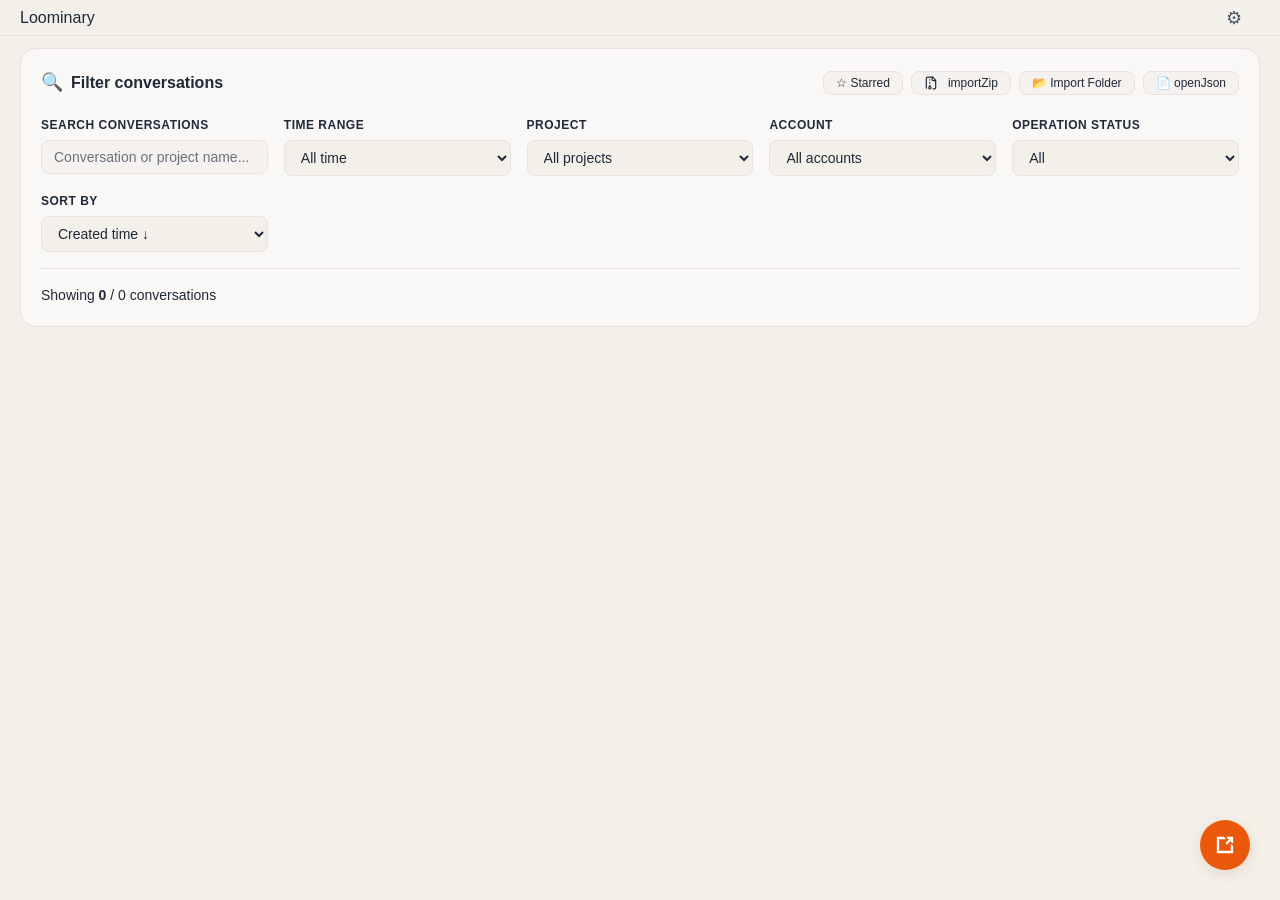
<file: index.html>
<!doctype html><html lang="en-US"><head><meta charset="utf-8"/><meta name="viewport" content="width=device-width,initial-scale=1"/><link rel="icon" type="image/svg+xml" href="./favicon.svg"/><link rel="icon" type="image/png" sizes="32x32" href="./favicon.png"/><title></title><script defer="defer" src="./static/js/main.85e4072f.js"></script><link href="./static/css/main.f55d6a7f.css" rel="stylesheet"></head><body><noscript>You need to enable JavaScript to run this app.</noscript><div id="root"></div></body></html>
</file>
<file: static/css/main.f55d6a7f.css>
.\!container{width:100%!important}.container{width:100%}@media (min-width:640px){.\!container{max-width:640px!important}.container{max-width:640px}}@media (min-width:768px){.\!container{max-width:768px!important}.container{max-width:768px}}@media (min-width:1024px){.\!container{max-width:1024px!important}.container{max-width:1024px}}@media (min-width:1280px){.\!container{max-width:1280px!important}.container{max-width:1280px}}@media (min-width:1536px){.\!container{max-width:1536px!important}.container{max-width:1536px}}.visible{visibility:visible}.static{position:static}.fixed{position:fixed}.absolute{position:absolute}.relative{position:relative}.block{display:block}.inline-block{display:inline-block}.inline{display:inline}.flex{display:flex}.inline-flex{display:inline-flex}.table{display:table}.grid{display:grid}.hidden{display:none}.flex-shrink{flex-shrink:1}.transform{transform:translate(var(--tw-translate-x),var(--tw-translate-y)) rotate(var(--tw-rotate)) skewX(var(--tw-skew-x)) skewY(var(--tw-skew-y)) scaleX(var(--tw-scale-x)) scaleY(var(--tw-scale-y))}.truncate{overflow:hidden;text-overflow:ellipsis;white-space:nowrap}.border{border-width:1px}.uppercase{text-transform:uppercase}.italic{font-style:italic}.shadow{--tw-shadow:0 1px 3px 0 #0000001a,0 1px 2px -1px #0000001a;--tw-shadow-colored:0 1px 3px 0 var(--tw-shadow-color),0 1px 2px -1px var(--tw-shadow-color);box-shadow:0 0 #0000,0 0 #0000,var(--tw-shadow);box-shadow:var(--tw-ring-offset-shadow,0 0 #0000),var(--tw-ring-shadow,0 0 #0000),var(--tw-shadow)}.outline{outline-style:solid}.blur{--tw-blur:blur(8px)}.blur,.filter{filter:var(--tw-blur) var(--tw-brightness) var(--tw-contrast) var(--tw-grayscale) var(--tw-hue-rotate) var(--tw-invert) var(--tw-saturate) var(--tw-sepia) var(--tw-drop-shadow)}.transition{transition-duration:.15s;transition-property:color,background-color,border-color,fill,stroke,opacity,box-shadow,transform,filter,-webkit-text-decoration-color,-webkit-backdrop-filter;transition-property:color,background-color,border-color,text-decoration-color,fill,stroke,opacity,box-shadow,transform,filter,backdrop-filter;transition-property:color,background-color,border-color,text-decoration-color,fill,stroke,opacity,box-shadow,transform,filter,backdrop-filter,-webkit-text-decoration-color,-webkit-backdrop-filter;transition-timing-function:cubic-bezier(.4,0,.2,1)}.ease-in-out{transition-timing-function:cubic-bezier(.4,0,.2,1)}body{-webkit-font-smoothing:antialiased;-moz-osx-font-smoothing:grayscale;font-family:-apple-system,BlinkMacSystemFont,Segoe UI,Roboto,Oxygen,Ubuntu,Cantarell,Fira Sans,Droid Sans,Helvetica Neue,sans-serif;margin:0}code{font-family:source-code-pro,Menlo,Monaco,Consolas,Courier New,monospace}*{box-sizing:border-box;margin:0;padding:0}.star{color:#f1e05a;filter:drop-shadow(0 0 2px rgba(241,224,90,.3));font-size:16px}body,html{background:var(--bg-primary);color:var(--text-primary);font-family:-apple-system,BlinkMacSystemFont,Segoe UI,Roboto,Oxygen,Ubuntu,sans-serif;height:100%;line-height:1.5;overflow:hidden;width:100%}@media (max-width:1023px){body,html{height:auto;min-height:100%;overflow:visible}}a{color:var(--text-link);text-decoration:none}a:hover{text-decoration:underline}::-webkit-scrollbar{height:8px;width:8px}::-webkit-scrollbar-track{background:var(--bg-tertiary)}::-webkit-scrollbar-thumb{background:var(--border-secondary);border-radius:4px}::-webkit-scrollbar-thumb:hover{background:var(--accent-primary)}code{border-radius:4px;font-size:.9em;padding:2px 6px}code,pre{background:var(--bg-tertiary);font-family:SF Mono,Monaco,Consolas,Courier New,monospace}pre{border-radius:var(--radius-sm);font-size:14px;line-height:1.4;overflow-x:auto;padding:12px}pre code{background:#0000;padding:0}.btn-primary,.btn-secondary{align-items:center;border:none;border-radius:var(--radius-sm);cursor:pointer;display:inline-flex;font-size:14px;gap:6px;outline:none;padding:8px 16px;transition:all var(--transition-fast)}.btn-primary{background:var(--accent-primary);color:#fff}.btn-primary:hover{filter:brightness(1.1)}.btn-primary:disabled{cursor:not-allowed;opacity:.5}.btn-secondary{background:var(--bg-tertiary);border:1px solid var(--border-primary);color:var(--text-primary)}.btn-secondary:hover{background:var(--border-primary);border-color:var(--border-secondary)}.btn-secondary.active{background:color-mix(in srgb,var(--accent-primary) 10%,#0000);border-color:var(--accent-primary);color:var(--accent-primary)}.btn-primary.small,.btn-secondary.small{font-size:12px;padding:4px 12px}.icon-btn{align-items:center;background:#0000;border:none;border-radius:var(--radius-sm);color:var(--text-secondary);cursor:pointer;display:flex;height:32px;justify-content:center;transition:all var(--transition-fast);width:32px}.icon-btn:hover{background:var(--bg-tertiary);color:var(--text-primary)}.modal-overlay{-webkit-overflow-scrolling:touch;align-items:center;background:#000c;bottom:0;display:flex;justify-content:center;left:0;overflow:hidden;overscroll-behavior:contain;position:fixed;right:0;top:0;inset:0;z-index:9999}[data-theme=light] .modal-overlay{background:#00000080}.modal-content{-webkit-overflow-scrolling:touch;animation:modalFadeIn .2s ease;background:var(--bg-secondary);border:1px solid var(--border-primary);border-radius:var(--radius-lg);max-height:calc(100vh - 32px);max-width:500px;overflow-x:hidden;overflow-y:auto;overscroll-behavior:contain;padding:24px;position:relative;width:90%;z-index:2001}@keyframes modalFadeIn{0%{opacity:0;transform:translateY(-20px)}to{opacity:1;transform:translateY(0)}}.modal-content.large{max-width:900px}.modal-header{align-items:center;display:flex;justify-content:space-between;margin-bottom:20px}.modal-header h2{color:var(--text-primary);font-size:20px;font-weight:600}.close-btn{align-items:center;background:var(--bg-tertiary);border:none;border-radius:var(--radius-sm);color:var(--text-secondary);cursor:pointer;display:flex;font-size:24px;height:32px;justify-content:center;transition:background-color var(--transition-fast),color var(--transition-fast);width:32px}.close-btn:hover{background:var(--border-primary);color:var(--text-primary)}.modal-footer{border-top:1px solid var(--border-primary);display:flex;gap:8px;justify-content:flex-end;margin-top:20px;padding-top:16px}input[type=number],input[type=search],input[type=text],select,textarea{background:var(--bg-tertiary);border:1px solid var(--border-primary);border-radius:var(--radius-sm);color:var(--text-primary);font-size:14px;outline:none;padding:8px 12px;transition:all var(--transition-fast)}input[type=number]:focus,input[type=search]:focus,input[type=text]:focus,select:focus,textarea:focus{border-color:var(--accent-primary);box-shadow:0 0 0 2px #d977061a}input[type=checkbox],input[type=radio]{cursor:pointer;height:16px;width:16px}label{color:var(--text-primary);cursor:pointer;display:flex;font-size:14px;gap:8px}.badge,label{align-items:center}.badge{background:var(--bg-tertiary);border:1px solid var(--border-primary);border-radius:12px;color:var(--text-secondary);display:inline-flex;font-size:12px;font-weight:500;padding:2px 8px}.badge.primary{background:var(--accent-primary);border:none;color:#fff}.badge.success{background:#10b981;border:none;color:#fff}.badge.warning{background:var(--accent-warning);border:none;color:#fff}.badge.danger{background:var(--accent-danger);border:none;color:#fff}.hint-text{color:var(--text-tertiary);font-size:12px;margin-top:4px}.divider{background:var(--border-primary);height:1px;margin:16px 0}.tooltip{display:inline-block;position:relative}.tooltip-content{background:var(--bg-tertiary);border:1px solid var(--border-primary);border-radius:var(--radius-sm);bottom:100%;color:var(--text-primary);font-size:12px;left:50%;margin-bottom:4px;opacity:0;padding:6px 12px;pointer-events:none;position:absolute;transform:translateX(-50%);transition:opacity var(--transition-fast);white-space:nowrap;z-index:1000}.tooltip:hover .tooltip-content{opacity:1}.font-loading-notification{animation:slideInFromBottom .3s ease-out;background:var(--bg-primary);border:1px solid var(--border-primary);border-radius:var(--radius-md);bottom:20px;box-shadow:var(--shadow-lg);max-width:400px;padding:16px;position:fixed;right:20px;z-index:9999}.font-loading-notification.error{border-color:var(--accent-danger)}@keyframes slideInFromBottom{0%{opacity:0;transform:translateY(100px)}to{opacity:1;transform:translateY(0)}}.font-loading-content{display:flex;flex-direction:column;gap:12px}.font-loading-text{align-items:center;color:var(--text-primary);display:flex;font-size:14px;font-weight:500;gap:8px}.loading-icon{animation:pulse 1.5s ease-in-out infinite;font-size:18px}@keyframes pulse{0%,to{opacity:1}50%{opacity:.5}}.font-loading-progress{background:var(--bg-secondary);border-radius:2px;height:4px;overflow:hidden;width:100%}.font-loading-progress-bar{background:var(--accent-primary);border-radius:2px;height:100%;transition:width .3s ease-out}.font-loading-hint{color:var(--text-tertiary);font-size:12px;line-height:1.4}.font-status-badge{border-radius:4px;display:inline-block;font-size:11px;font-weight:500;line-height:1.4;margin-left:8px;padding:2px 8px}.font-status-badge.loading{background:var(--accent-warning);color:#fff}.font-status-badge.ready{background:#10b981;color:#fff}.font-status-badge.error{background:var(--accent-danger);color:#fff}@media (min-width:1024px){:root,body{min-width:700px!important;width:100%!important}}.app-redesigned{background:var(--bg-primary);color:var(--text-primary);display:flex;flex-direction:column;font-family:-apple-system,BlinkMacSystemFont,Segoe UI,Noto Sans,Helvetica,Arial,sans-serif;height:100vh;min-height:100vh;overflow:hidden;width:100%}@supports (-webkit-touch-callout:none){.app-redesigned{height:-webkit-fill-available}}@media (max-width:1023px){.app-redesigned{height:auto;min-height:100vh;min-height:-webkit-fill-available;overflow:visible;padding-bottom:env(safe-area-inset-bottom);padding-left:env(safe-area-inset-left);padding-right:env(safe-area-inset-right)}}.navbar-redesigned{align-items:stretch;-webkit-backdrop-filter:blur(10px);backdrop-filter:blur(10px);background:var(--bg-overlay);border-bottom:1px solid var(--border-primary);box-sizing:border-box;display:flex;flex-shrink:0;height:36px;justify-content:space-between;padding:0 20px;position:-webkit-sticky;position:sticky;top:0;transition:transform .25s ease-out;z-index:1000}@media (min-width:1024px){.navbar-redesigned{left:0;position:fixed;right:0}}html.navbar-hidden .navbar-redesigned{transform:translateY(-100%)}@media (max-width:1023px){.navbar-redesigned{padding-top:max(12px,env(safe-area-inset-top))}}.navbar-left{align-items:center;display:flex;flex:1 1;gap:8px}.navbar-back-slot{flex-shrink:0;width:28px}.navbar-right{gap:16px}.navbar-icon-btn,.navbar-right{align-items:center;display:flex}.navbar-icon-btn{background:#0000;border:none;border-radius:6px;color:var(--text-secondary);cursor:pointer;flex-shrink:0;height:28px;justify-content:center;padding:0;transition:background .15s,color .15s;width:28px}.navbar-icon-btn:hover{background:var(--bg-secondary);color:var(--text-primary)}.navbar-segments{align-items:center;display:flex;gap:4px}.navbar-segments-divider{background:var(--border-primary);flex-shrink:0;height:16px;width:1px}.timeline-filter-panel{align-items:center;display:flex;gap:4px;position:fixed;right:32px;top:5px;z-index:100}.segment-group{background:var(--bg-secondary);border-radius:8px;display:flex;gap:0;overflow:visible;padding:2px}.segment-btn,.segment-group{align-items:center;border:none}.segment-btn{background:#0000;border-radius:6px;color:var(--text-tertiary);cursor:pointer;display:inline-flex;font-size:12px;font-weight:400;height:22px;padding:0 11px;transition:background .15s,color .15s,box-shadow .15s;white-space:nowrap}.segment-btn+.segment-btn{border-left:none}.segment-btn:hover{background:var(--bg-primary);color:var(--text-primary)}.segment-group--branch .segment-btn{background:#0000;color:var(--text-secondary)}.segment-group--branch .segment-btn.active,.segment-group--branch .segment-btn:hover{background:var(--bg-primary);color:var(--text-primary)}.segment-group--branch .segment-btn.active{box-shadow:0 1px 3px #0000001f,0 0 0 .5px var(--border-primary);font-weight:500}.segment-group--branch .segment-btn:disabled{background:#0000;color:var(--text-quaternary);cursor:not-allowed}.segment-group--filter{border:none;border-radius:0;gap:4px;overflow:visible}.segment-group--filter .segment-btn{border:1px solid var(--border-primary);border-radius:20px;color:var(--text-secondary);padding:0 10px}.segment-group--filter .segment-btn+.segment-btn{border-left:1px solid var(--border-primary)}.segment-group--filter .segment-btn:hover{background:#0000;border-color:var(--accent-primary);color:var(--accent-primary)}.segment-group--filter .segment-btn.active{background:color-mix(in srgb,var(--accent-primary) 12%,#0000);border-color:var(--accent-primary);color:var(--accent-primary);font-weight:500}.navbar-search-input{align-self:stretch;-webkit-appearance:none;appearance:none;box-shadow:none}.navbar-search-input:focus{border-color:#0000;box-shadow:none}.logo{align-items:center;cursor:pointer;display:flex;gap:8px}.logo-text{-webkit-text-fill-color:#0000;background:var(--gradient-primary);-webkit-background-clip:text;background-clip:text;font-size:20px;font-weight:600}.timeline-controls{align-items:center;display:flex;gap:8px}.sort-controls{display:flex;flex-direction:column;gap:2px}.sort-btn{align-items:center;background:var(--bg-tertiary);border:1px solid var(--border-primary);border-radius:4px;color:var(--text-primary);cursor:pointer;display:flex;font-size:12px;font-weight:700;height:20px;justify-content:center;transition:background-color var(--transition-fast),color var(--transition-fast);width:24px}.sort-btn:hover:not(:disabled){background:var(--accent-primary);border-color:var(--accent-primary);color:#fff}.sort-btn:disabled{cursor:not-allowed;opacity:.3}.search-box{flex:1 1;max-width:500px;position:relative}.search-icon{color:var(--text-secondary);font-size:16px;left:12px;position:absolute;top:50%;transform:translateY(-50%)}.search-input{background:var(--bg-primary);border:1px solid var(--border-primary);border-radius:var(--radius-sm);color:var(--text-primary);font-size:14px;outline:none;padding:8px 16px 8px 36px;width:100%}.search-input::placeholder{color:var(--text-tertiary)}.search-input:focus{background:var(--bg-secondary);border-color:var(--accent-primary);box-shadow:none;outline:none}.search-stats{color:var(--text-secondary);font-size:12px;position:absolute;right:12px;top:50%;transform:translateY(-50%)}.main-container{display:flex;flex:1 1;min-height:0;overflow:hidden;position:relative}@media (max-width:1023px){.main-container,.view-content{height:auto;min-height:0;overflow-x:hidden;overflow-y:visible}.view-content-conversations{-webkit-overflow-scrolling:touch}}.view-content{flex:1 1;min-height:400px;overflow-x:hidden;overflow-y:auto;padding:20px;position:relative;z-index:1}@media (min-width:1024px){.view-content:not(.view-content-timeline){padding-top:48px}}.view-content-whiteboard,.view-content:has(.whiteboard-view){height:100%;min-height:0}.view-content-welcome{padding:0}@media (min-width:1024px){.view-content-welcome{padding-top:0}}.view-content-timeline,.view-content:has(.enhanced-timeline-container){height:100%;min-height:0;overflow:hidden;padding:0}.enhanced-timeline-container{height:100%;overflow:hidden}.welcome-page{background-color:var(--bg-primary);height:100%;overflow-x:hidden;overflow-y:auto;transition:background-color var(--transition-normal);width:100%}.welcome-title{-webkit-text-fill-color:#0000;background:var(--gradient-primary);-webkit-background-clip:text;background-clip:text;font-size:48px;font-weight:700;margin-bottom:16px}.welcome-subtitle{align-items:center;color:var(--text-secondary);display:flex;font-size:18px;justify-content:center;margin-bottom:32px;min-height:60px}@keyframes blink{0%,50%{opacity:1}51%,to{opacity:0}}.typing-text{animation:typing 2s steps(40);animation:blink 1s infinite;border-right:2px solid var(--accent-primary);display:inline-block;overflow:hidden;white-space:nowrap}@keyframes fadeIn{0%{opacity:0;transform:translateY(10px)}to{opacity:1;transform:translateY(0)}}.animate-fadeIn{animation:fadeIn .5s ease-out forwards}.welcome-features{grid-gap:16px;display:grid;gap:16px;grid-template-columns:repeat(auto-fit,minmax(200px,1fr));margin-top:48px}.feature-card{background:var(--bg-secondary);border:1px solid var(--border-primary);border-radius:var(--radius-md);padding:20px;text-align:left;transition:all var(--transition-normal)}.feature-card:hover{border-color:var(--accent-primary);box-shadow:var(--shadow-md);transform:translateY(-2px)}.feature-icon{color:var(--accent-primary);font-size:24px;margin-bottom:12px}.feature-title{color:var(--text-primary);font-size:16px;font-weight:600;margin-bottom:8px}.feature-description{color:var(--text-secondary);font-size:14px;line-height:1.5}.upload-area{background:var(--bg-secondary);border:2px dashed var(--border-primary);border-radius:var(--radius-lg);cursor:pointer;padding:48px;text-align:center;transition:all var(--transition-normal)}.upload-area.dragging,.upload-area:hover{background:var(--bg-tertiary);border-color:var(--accent-primary)}.upload-area.dragging{box-shadow:0 0 20px #d9770633}.upload-icon{color:var(--text-tertiary);font-size:48px;margin-bottom:16px}.upload-text{color:var(--text-primary);font-size:16px;margin-bottom:8px}.upload-hint{color:var(--text-tertiary);font-size:14px}.scrollable{overflow-y:auto}.hide-scrollbar::-webkit-scrollbar{display:none}.hide-scrollbar{-ms-overflow-style:none;scrollbar-width:none}.non-selectable{user-select:none;-webkit-user-select:none;-moz-user-select:none;-ms-user-select:none}.settings-panel-ubuntu{background:var(--bg-primary);border-radius:12px;box-shadow:0 20px 60px #0000004d;display:flex;flex-direction:column;max-height:85vh;max-width:95vw;overflow:hidden;width:900px}.settings-panel-ubuntu .settings-header{align-items:center;background:var(--bg-secondary);border-bottom:1px solid var(--border-color);display:flex;flex-shrink:0;justify-content:space-between;padding:16px 20px}.settings-panel-ubuntu .settings-header h2{color:var(--text-primary);font-size:18px;font-weight:600;margin:0}.settings-panel-ubuntu .close-btn{align-items:center;background:#0000;border:none;border-radius:50%;color:var(--text-secondary);cursor:pointer;display:flex;font-size:24px;height:32px;justify-content:center;transition:background-color .2s;width:32px}.settings-panel-ubuntu .close-btn:hover{background:var(--hover-bg);color:var(--text-primary)}.settings-panel-ubuntu .settings-body{display:flex;flex:1 1;min-height:0;overflow:hidden}.settings-panel-ubuntu .settings-nav{background:var(--bg-secondary);border-right:1px solid var(--border-color);display:flex;flex-direction:column;flex-shrink:0;gap:4px;overflow-y:auto;padding:8px;width:180px}.settings-panel-ubuntu .nav-item{align-items:center;background:#0000;border:none;border-radius:6px;color:var(--text-secondary);cursor:pointer;display:flex;font-size:14px;font-weight:500;gap:12px;padding:10px 12px;text-align:left;transition:all .2s;width:100%}.settings-panel-ubuntu .nav-item:hover{background:var(--hover-bg);color:var(--text-primary)}.settings-panel-ubuntu .nav-item.active{background:var(--accent-color);color:#fff}.settings-panel-ubuntu .nav-icon{flex-shrink:0;font-size:20px}.settings-panel-ubuntu .nav-label{flex:1 1}.settings-panel-ubuntu .settings-content{flex:1 1;min-width:0;overflow-y:auto;padding:24px}.settings-section-content{display:flex;flex-direction:column;gap:24px}.settings-panel-ubuntu .settings-section{background:var(--bg-secondary);border:1px solid var(--border-color);border-radius:8px;padding:20px}.settings-panel-ubuntu .settings-section h3{border-bottom:1px solid var(--border-color);color:var(--text-primary);font-size:16px;font-weight:600;margin:0 0 16px;padding-bottom:12px}.settings-panel-ubuntu .section-description{color:var(--text-secondary);font-size:13px;line-height:1.5;margin-bottom:16px}.settings-panel-ubuntu .setting-item{align-items:center;border-bottom:1px solid var(--border-color);display:flex;gap:16px;justify-content:space-between;padding:12px 0}.settings-panel-ubuntu .setting-item:last-child{border-bottom:none}.settings-panel-ubuntu .setting-item.static{align-items:flex-start;flex-direction:column}.settings-panel-ubuntu .setting-label{flex:1 1;min-width:0}.settings-panel-ubuntu .setting-label>span:first-child{color:var(--text-primary);display:block;font-size:14px;font-weight:500;margin-bottom:4px}.settings-panel-ubuntu .setting-description{color:var(--text-secondary);display:block;font-size:12px;line-height:1.4}.settings-panel-ubuntu .setting-checkbox{align-items:flex-start;cursor:pointer;display:flex;gap:12px;width:100%}.settings-panel-ubuntu .setting-checkbox input[type=checkbox]{accent-color:var(--accent-color);cursor:pointer;flex-shrink:0;height:18px;margin-top:2px;width:18px}.settings-panel-ubuntu .setting-input,.settings-panel-ubuntu .setting-select{background:var(--bg-primary);border:1px solid var(--border-color);border-radius:6px;color:var(--text-primary);font-size:14px;min-width:200px;padding:8px 12px;transition:border-color .2s}.settings-panel-ubuntu .setting-input:focus,.settings-panel-ubuntu .setting-select:focus{border-color:var(--accent-color);outline:none}.settings-panel-ubuntu .setting-input[type=number]{width:120px}.settings-panel-ubuntu .format-preview{background:var(--bg-primary);border:1px solid var(--border-color);border-radius:6px;display:flex;flex-direction:column;font-family:Consolas,Monaco,monospace;gap:8px;padding:12px}.settings-panel-ubuntu .preview-item{align-items:center;display:flex;gap:12px}.settings-panel-ubuntu .preview-item code{background:var(--code-bg);border-radius:4px;color:var(--code-text);flex:1 1;font-size:13px;padding:6px 10px}.settings-panel-ubuntu .preview-label{color:var(--text-secondary);font-size:12px;white-space:nowrap}.settings-panel-ubuntu .theme-toggle-btn{align-items:center;background:var(--bg-primary);border:1px solid var(--border-color);border-radius:6px;color:var(--text-primary);cursor:pointer;display:flex;font-size:14px;gap:8px;padding:8px 16px;transition:all .2s}.settings-panel-ubuntu .theme-toggle-btn:hover{background:var(--hover-bg);border-color:var(--accent-color)}.settings-panel-ubuntu .theme-icon{font-size:18px}.settings-panel-ubuntu .github-link{align-items:center;background:#24292f;border:1px solid #f0f6fc1a;border-radius:6px;color:#fff;cursor:pointer;display:inline-flex;font-size:14px;font-weight:500;gap:8px;padding:10px 18px;text-decoration:none;transition:all .2s ease}.settings-panel-ubuntu .github-link:hover{background:#2c333a;border-color:#f0f6fc33;transform:translateY(-1px)}.settings-panel-ubuntu .github-link svg{flex-shrink:0}.settings-panel-ubuntu .setting-info{background:#3b82f61a;border:1px solid #3b82f64d;border-radius:6px;color:var(--text-secondary);font-size:13px;line-height:1.5;margin-top:8px;padding:12px}.settings-panel-ubuntu .settings-footer{background:var(--bg-secondary);border-top:1px solid var(--border-color);display:flex;flex-shrink:0;justify-content:flex-end;padding:16px 20px}.settings-panel-ubuntu .settings-footer .btn-primary{background:var(--accent-color);border:none;border-radius:6px;color:#fff;cursor:pointer;font-size:14px;font-weight:500;padding:10px 24px;transition:background-color .2s}.settings-panel-ubuntu .settings-footer .btn-primary:hover{background:var(--accent-color-hover)}@media (max-width:768px){.settings-panel-ubuntu{border-radius:0;max-height:100vh;max-width:100vw;width:100vw}.settings-panel-ubuntu .settings-body{flex-direction:column}.settings-panel-ubuntu .settings-nav{border-bottom:1px solid var(--border-color);border-right:none;flex-direction:row;flex-shrink:0;overflow-x:auto;padding:8px;width:100%}.settings-panel-ubuntu .nav-item{flex-direction:column;gap:4px;min-width:70px;text-align:center}.settings-panel-ubuntu .nav-icon{font-size:24px}.settings-panel-ubuntu .nav-label{font-size:11px}.settings-panel-ubuntu .settings-content{padding:16px}.settings-panel-ubuntu .setting-item{align-items:flex-start;flex-direction:column;gap:8px}.settings-panel-ubuntu .setting-input,.settings-panel-ubuntu .setting-select{min-width:0;width:100%}}.action-panel-ubuntu{background:var(--bg-primary);border-radius:12px;box-shadow:0 20px 60px #0000004d;display:flex;flex-direction:column;height:85vh;max-width:95vw;overflow:hidden;width:900px}.action-panel-ubuntu .action-panel-header{align-items:center;background:var(--bg-secondary);border-bottom:1px solid var(--border-color);display:flex;flex-shrink:0;justify-content:space-between;padding:16px 20px}.action-panel-ubuntu .action-panel-header h2{color:var(--text-primary);font-size:18px;font-weight:600;margin:0}.action-panel-ubuntu .close-btn{align-items:center;background:#0000;border:none;border-radius:50%;color:var(--text-secondary);cursor:pointer;display:flex;font-size:24px;height:32px;justify-content:center;transition:background-color .2s;width:32px}.action-panel-ubuntu .close-btn:hover{background:var(--hover-bg);color:var(--text-primary)}.action-panel-ubuntu .action-panel-body{display:flex;flex:1 1;min-height:0;overflow:hidden}.action-panel-ubuntu .action-panel-nav{background:var(--bg-secondary);border-right:1px solid var(--border-color);display:flex;flex-direction:column;flex-shrink:0;gap:4px;overflow-y:auto;padding:8px;width:160px}.action-panel-ubuntu .nav-item{align-items:center;background:#0000;border:none;border-radius:6px;color:var(--text-secondary);cursor:pointer;display:flex;font-size:14px;font-weight:500;gap:12px;padding:10px 12px;text-align:left;transition:all .2s;width:100%}.action-panel-ubuntu .nav-item:hover{background:var(--hover-bg);color:var(--text-primary)}.action-panel-ubuntu .nav-item.active{background:var(--accent-color);color:#fff}.action-panel-ubuntu .nav-icon{flex-shrink:0;font-size:20px}.action-panel-ubuntu .nav-label{flex:1 1}.action-panel-ubuntu .action-panel-content{display:flex;flex:1 1;flex-direction:column;min-width:0;overflow-y:auto}.action-section-content{display:flex;flex:1 1;flex-direction:column;overflow:hidden}.global-search-section{display:flex;flex-direction:column;height:100%;padding:16px}.global-search-section .search-input-container{flex-shrink:0;margin-bottom:16px;position:relative}.global-search-section .action-search-input{background:var(--bg-secondary);border:1px solid var(--border-color);border-radius:8px;color:var(--text-primary);font-size:14px;outline:none;padding:12px 40px 12px 16px;transition:border-color .2s;width:100%}.global-search-section .action-search-input:focus{border-color:var(--accent-color)}.global-search-section .clear-btn{background:none;border:none;color:var(--text-secondary);cursor:pointer;font-size:18px;padding:4px;position:absolute;right:12px;top:50%;transform:translateY(-50%)}.global-search-section .search-results-container{flex:1 1;min-height:0;overflow-y:auto}.global-search-section .search-loading,.global-search-section .search-no-results,.global-search-section .search-placeholder{align-items:center;color:var(--text-secondary);display:flex;flex-direction:column;justify-content:center;padding:40px 20px;text-align:center}.global-search-section .search-stats{color:var(--text-tertiary);font-size:12px;margin-top:8px}.global-search-section .results-header{border-bottom:1px solid var(--border-color);margin-bottom:8px;padding:8px 0}.global-search-section .results-count{color:var(--text-secondary);font-size:13px}.global-search-section .conversation-group{border:1px solid var(--border-color);border-radius:8px;margin-bottom:8px;overflow:hidden}.global-search-section .conversation-header{align-items:center;background:var(--bg-secondary);cursor:pointer;display:flex;gap:8px;padding:12px;transition:background-color .2s}.global-search-section .conversation-header:hover{background:var(--hover-bg)}.global-search-section .expand-icon{color:var(--text-secondary);font-size:10px}.global-search-section .conversation-name{color:var(--text-primary);flex:1 1;font-weight:500;overflow:hidden;text-overflow:ellipsis;white-space:nowrap}.global-search-section .result-count{color:var(--text-secondary);font-size:12px}.global-search-section .conversation-results{border-top:1px solid var(--border-color)}.global-search-section .result-item{border-bottom:1px solid var(--border-color);cursor:pointer;padding:12px;transition:background-color .2s}.global-search-section .result-item:last-child{border-bottom:none}.global-search-section .result-item:hover{background:var(--hover-bg)}.global-search-section .result-header{align-items:center;display:flex;gap:8px;margin-bottom:4px}.global-search-section .result-sender{color:var(--text-primary);font-size:13px;font-weight:500}.global-search-section .result-index{color:var(--text-tertiary);font-size:11px}.action-panel-ubuntu .global-search-section .result-content,.global-search-section .result-content{-webkit-box-orient:vertical!important;color:var(--text-secondary);display:-webkit-box!important;font-size:13px;line-height:1.5;overflow:hidden!important}.global-search-section .result-meta{color:var(--text-tertiary);font-size:11px;margin-top:4px}.global-search-section .search-highlight{background:#ea580c33;border-radius:2px;color:#ea580c;font-weight:600;padding:0 2px}[data-theme=dark] .global-search-section .search-highlight{background:#d9770640;color:#d97706}.global-search-section .search-bold{color:var(--text-primary);font-weight:600}.global-search-section .search-italic{font-style:italic}.global-search-section .search-history{margin-top:24px;text-align:left}.global-search-section .history-header{align-items:center;display:flex;justify-content:space-between;margin-bottom:12px}.global-search-section .history-title{color:var(--text-secondary);font-size:13px;font-weight:500}.global-search-section .history-list{display:flex;flex-direction:column;gap:4px}.global-search-section .history-item{align-items:center;background:var(--bg-secondary);border-radius:6px;cursor:pointer;display:flex;gap:8px;padding:8px 12px;transition:background .15s}.global-search-section .history-item:hover{background:var(--bg-tertiary)}.global-search-section .history-icon{font-size:14px;opacity:.6}.global-search-section .history-query{color:var(--text-primary);flex:1 1;font-size:13px;overflow:hidden;text-overflow:ellipsis;white-space:nowrap}.global-search-section .history-delete{background:none;border:none;border-radius:4px;color:var(--text-tertiary);cursor:pointer;font-size:16px;opacity:0;padding:2px 6px;transition:opacity .15s,background .15s}.global-search-section .history-item:hover .history-delete{opacity:1}.global-search-section .history-delete:hover{background:var(--bg-primary);color:var(--text-primary)}.semantic-search-section{display:flex;flex-direction:column;height:100%;padding:16px}.semantic-search-section .semantic-status{background:var(--bg-secondary);border-radius:8px;flex-shrink:0;margin-bottom:16px;padding:12px}.semantic-search-section .status-init{display:flex;flex-direction:column;gap:8px}.semantic-search-section .progress-bar{background:var(--border-color);border-radius:2px;height:4px;overflow:hidden}.semantic-search-section .progress-fill{background:var(--accent-color);height:100%;transition:width .3s}.semantic-search-section .status-message{color:var(--text-secondary);font-size:13px;margin:0}.semantic-search-section .status-ready{align-items:center;display:flex;gap:12px}.semantic-search-section .status-badge{color:var(--accent-success);font-size:13px;font-weight:500}.semantic-search-section .status-info{color:var(--text-secondary);font-size:12px}.semantic-search-section .semantic-chat{flex:1 1;min-height:0;overflow-y:auto;padding:8px 0}.semantic-search-section .chat-placeholder{align-items:center;color:var(--text-secondary);display:flex;height:100%;justify-content:center;padding:20px;text-align:center}.semantic-search-section .chat-message{border-radius:8px;margin-bottom:16px;padding:12px}.semantic-search-section .chat-message.user{background:var(--accent-color);color:#fff;margin-left:20%}.semantic-search-section .chat-message.assistant{background:var(--bg-secondary);margin-right:20%}.semantic-search-section .chat-message .message-content{font-size:14px;line-height:1.5}.semantic-search-section .chat-message .search-results{display:flex;flex-direction:column;gap:8px;margin-top:12px}.semantic-search-section .result-card{background:var(--bg-primary);border:1px solid var(--border-color);border-radius:6px;cursor:pointer;padding:12px;transition:all .2s}.semantic-search-section .result-card:hover{border-color:var(--accent-color);transform:translateY(-1px)}.semantic-search-section .result-card .result-header{display:flex;justify-content:space-between;margin-bottom:8px}.semantic-search-section .result-card .result-source{color:var(--text-primary);font-size:13px;font-weight:500}.semantic-search-section .result-card .result-score{color:var(--accent-success);font-size:12px}.semantic-search-section .result-card .result-preview{color:var(--text-secondary);font-size:13px;line-height:1.4}.semantic-search-section .result-card .result-meta{color:var(--text-tertiary);display:flex;font-size:11px;gap:12px;margin-top:8px}.semantic-search-section .typing-indicator{display:flex;gap:4px;padding:8px 0}.semantic-search-section .typing-indicator span{animation:typing 1.4s infinite;background:var(--text-tertiary);border-radius:50%;height:8px;width:8px}.semantic-search-section .typing-indicator span:nth-child(2){animation-delay:.2s}.semantic-search-section .typing-indicator span:nth-child(3){animation-delay:.4s}@keyframes typing{0%,60%,to{opacity:.3;transform:scale(.8)}30%{opacity:1;transform:scale(1)}}.semantic-search-section .semantic-input{display:flex;flex-shrink:0;gap:8px;margin-top:12px}.semantic-search-section .semantic-input textarea{background:var(--bg-secondary);border:1px solid var(--border-color);border-radius:8px;color:var(--text-primary);flex:1 1;font-size:14px;max-height:100px;min-height:44px;outline:none;padding:12px;resize:none}.semantic-search-section .semantic-input textarea:focus{border-color:var(--accent-color)}.semantic-search-section .semantic-input button{background:var(--accent-color);border:none;border-radius:8px;color:#fff;cursor:pointer;font-size:14px;padding:12px 20px;transition:background-color .2s}.semantic-search-section .semantic-input button:hover:not(:disabled){background:var(--accent-color-hover)}.semantic-search-section .semantic-input button:disabled{cursor:not-allowed;opacity:.5}.export-section{overflow-y:auto;padding:16px}.export-section .export-group{background:var(--bg-secondary);border:1px solid var(--border-color);border-radius:8px;margin-bottom:16px;padding:16px}.export-section .export-group h3{border-bottom:1px solid var(--border-color);color:var(--text-primary);font-size:15px;font-weight:600;margin:0 0 12px;padding-bottom:8px}.export-section .export-options-list{display:flex;flex-direction:column;gap:8px}.export-section .export-checkbox-option,.export-section .export-radio-option{align-items:flex-start;background:var(--bg-primary);border:1px solid var(--border-color);border-radius:6px;cursor:pointer;display:flex;gap:12px;padding:10px 12px;transition:all .2s}.export-section .export-checkbox-option:hover,.export-section .export-radio-option:hover{border-color:var(--accent-color)}.export-section .export-checkbox-option input,.export-section .export-radio-option input{accent-color:var(--accent-color);margin-top:2px}.export-section .option-content{flex:1 1;min-width:0}.export-section .option-title{color:var(--text-primary);display:block;font-size:14px;font-weight:500;margin-bottom:2px}.export-section .option-desc{color:var(--text-secondary);display:block;font-size:12px;line-height:1.4}.export-section .option-hint{color:var(--text-tertiary);display:block;font-size:12px;font-style:italic}.export-section .option-count{color:var(--text-secondary);font-size:12px;font-weight:400}.export-section .export-checkbox-option:has(input:disabled),.export-section .export-radio-option:has(input:disabled){cursor:not-allowed;opacity:.5}.export-section .export-info{background:var(--bg-secondary);border:1px solid var(--border-color);border-radius:8px;margin-bottom:16px;padding:16px}.export-section .export-info .info-row{border-bottom:1px solid var(--border-color);display:flex;font-size:13px;justify-content:space-between;padding:8px 0}.export-section .export-info .info-row:last-child{border-bottom:none}.export-section .export-info .label{color:var(--text-secondary)}.export-section .export-info .value{color:var(--text-primary);text-align:right}.export-section .export-actions{display:flex;gap:12px;justify-content:flex-end;padding-top:8px}.export-section .btn-secondary{background:var(--bg-secondary);border:1px solid var(--border-color);border-radius:6px;color:var(--text-primary);cursor:pointer;font-size:14px;padding:10px 20px;transition:all .2s}.export-section .btn-secondary:hover{background:var(--hover-bg)}.export-section .btn-primary{background:var(--accent-color);border:none;border-radius:6px;color:#fff;cursor:pointer;font-size:14px;font-weight:500;padding:10px 20px;transition:background-color .2s}.export-section .btn-primary:hover{background:var(--accent-color-hover)}@media (max-width:768px){.action-panel-ubuntu{border-radius:0;height:100vh;max-width:100vw;width:100vw}.action-panel-ubuntu .action-panel-body{flex-direction:column}.action-panel-ubuntu .action-panel-nav{border-bottom:1px solid var(--border-color);border-right:none;flex-direction:row;flex-shrink:0;overflow-x:auto;padding:8px;width:100%}.action-panel-ubuntu .nav-item{flex-direction:column;gap:4px;min-width:70px;padding:8px;text-align:center}.action-panel-ubuntu .nav-icon{font-size:24px}.action-panel-ubuntu .nav-label{font-size:11px}.semantic-search-section .chat-message.user{margin-left:10%}.semantic-search-section .chat-message.assistant{margin-right:10%}}.conversation-filter{background:var(--bg-secondary);border:1px solid var(--border-primary);border-radius:var(--radius-lg);margin-bottom:20px}.filter-panel{padding:20px}.filter-header{flex-wrap:wrap;gap:12px;justify-content:space-between;margin-bottom:20px}.filter-header,.filter-title{align-items:center;display:flex}.filter-title{color:var(--text-primary);font-size:16px;font-weight:600;gap:8px}.filter-icon{font-size:18px}.filter-text{color:var(--text-primary)}.filter-badge{background:var(--accent-primary);border-radius:12px;color:#fff;font-size:12px;font-weight:600;min-width:20px;padding:3px 8px;text-align:center}.filter-sections{grid-gap:16px;display:grid;gap:16px;grid-template-columns:repeat(auto-fit,minmax(220px,1fr));margin-bottom:16px}.filter-sections.has-custom-date{grid-template-columns:repeat(auto-fit,minmax(200px,1fr))}.filter-section{display:flex;flex-direction:column;gap:6px}.filter-label{color:var(--text-primary);font-size:12px;font-weight:600;letter-spacing:.5px;text-transform:uppercase}.filter-input,.filter-select{background:var(--bg-primary);border:1px solid var(--border-primary);border-radius:var(--radius-sm);color:var(--text-primary);font-size:14px;outline:none;padding:8px 12px;transition:border-color var(--transition-fast),box-shadow var(--transition-fast)}.filter-input:focus,.filter-select:focus{border-color:var(--accent-primary);box-shadow:0 0 0 2px #1f6feb1a}.filter-input::placeholder{color:var(--text-tertiary)}.time-range-section{grid-column:auto}.custom-date-section{grid-column:1/-1;margin-top:-8px}.date-range-inputs{align-items:center;display:flex;flex-direction:row;gap:12px}.date-input{flex:1 1;min-width:140px}.date-separator{color:var(--text-secondary);flex-shrink:0;font-size:14px;white-space:nowrap}.filter-footer{border-top:1px solid var(--border-primary);padding-top:16px}.filter-stats{display:flex;flex-direction:column;gap:4px}.stats-text{color:var(--text-primary);font-size:14px}.active-filters-text{color:var(--text-secondary);font-size:12px}.conversations-grid{grid-gap:20px;display:grid;gap:20px;grid-template-columns:repeat(auto-fill,minmax(350px,1fr))}.conversation-tile{background:var(--bg-secondary);border:1px solid var(--border-primary);border-radius:var(--radius-lg);cursor:pointer;overflow:hidden;padding:20px;position:relative;transition:all var(--transition-normal)}.conversation-tile:hover{border-color:var(--border-secondary);box-shadow:var(--shadow-lg);transform:translateY(-2px)}.conversation-tile.current-file,.conversation-tile.selected{background:var(--bg-secondary);border-color:var(--accent-primary);box-shadow:0 0 0 1px #1f6feb33}.tile-header{align-items:flex-start;display:flex;gap:12px;justify-content:space-between;margin-bottom:16px;min-height:24px}.tile-title{color:var(--text-primary);flex:1 1;font-size:16px;font-weight:600;line-height:1.3;min-width:0}.tile-actions,.tile-title{align-items:center;display:flex;gap:8px}.star-btn{align-items:center;background:#0000;border:none;border-radius:50%;cursor:pointer;display:flex;font-size:16px;height:24px;justify-content:center;opacity:.7;padding:0;transition:all var(--transition-fast);width:24px}.star-btn:hover{background:var(--bg-tertiary);opacity:1;transform:scale(1.2)}.star-btn.starred{color:#f1e05a;filter:drop-shadow(0 0 3px rgba(241,224,90,.5));opacity:1}[data-theme=dark] .star-btn:not(.starred){color:#ffffffbf}[data-theme=dark] .star-btn:not(.starred):hover{color:#fff}.file-close-btn{align-items:center;background:#0000;border:none;border-radius:50%;color:var(--text-secondary);cursor:pointer;display:flex;flex-shrink:0;font-size:14px;height:20px;justify-content:center;opacity:.8;transition:all var(--transition-fast);width:20px}.file-close-btn:hover{background:var(--accent-danger);color:#fff;opacity:1;transform:scale(1.1)}.rename-btn{background:#0000;border:none;cursor:pointer;font-size:16px;opacity:.7;padding:4px;transition:opacity .2s}.rename-btn:hover{opacity:1}.rename-dialog{max-width:500px}.rename-dialog .form-group{margin-bottom:0}.rename-dialog .form-input{background:var(--bg-primary);border:1px solid var(--border-color);border-radius:4px;color:var(--text-primary);font-size:14px;padding:8px 12px;width:100%}.rename-dialog .form-input:focus{border-color:var(--accent-primary);outline:none}.rename-dialog .error-message{color:var(--accent-danger);font-size:12px;margin-top:4px}.tile-meta{display:flex;flex-direction:column;gap:6px;margin-bottom:16px}.meta-row{align-items:center;color:var(--text-secondary);display:flex;font-size:13px;gap:8px;line-height:1.4;min-height:20px}.meta-row>span:first-child{flex-shrink:0;font-size:14px;text-align:center;width:16px}.tile-preview{background:var(--bg-primary);border:1px solid var(--border-primary);border-radius:8px;color:var(--text-secondary);font-size:13px;line-height:1.5;max-height:80px;min-height:60px;overflow:hidden;padding:14px;position:relative}.tile-preview:after{background:linear-gradient(#0000,var(--bg-primary));bottom:0;content:"";height:20px;left:0;pointer-events:none;position:absolute;right:0}.tile-stats{border-top:1px solid var(--border-primary);display:flex;flex-wrap:wrap;gap:12px;margin-top:16px;padding-top:16px}.stat-item{align-items:center;background:var(--bg-primary);border:1px solid var(--border-primary);border-radius:12px;color:var(--text-tertiary);display:flex;font-size:12px;gap:6px;padding:4px 8px}.stat-item>span:first-child{font-size:13px}.add-file-tile{align-items:center;background:var(--bg-primary);border:2px dashed var(--border-secondary);display:flex;justify-content:center;min-height:200px;transition:all var(--transition-normal)}.add-file-tile:hover{background:var(--bg-tertiary);border-color:var(--accent-primary)}.add-file-content{color:var(--text-secondary);padding:20px;text-align:center}.add-file-icon{color:var(--accent-primary);font-size:48px;font-weight:300;margin-bottom:12px}.add-file-text{color:var(--text-primary);font-size:16px;font-weight:600;margin-bottom:4px}.add-file-hint{font-size:12px;opacity:.8}.branch-switcher{margin:16px 0;overflow:visible!important;position:relative;z-index:1}.branch-switcher-main{align-items:center;background:var(--bg-tertiary);border:1px solid var(--border-primary);border-radius:var(--radius-lg);box-shadow:var(--shadow-sm);display:flex;gap:8px;padding:8px;transition:all var(--transition-fast)}.branch-switcher-main:hover{border-color:var(--border-secondary);box-shadow:var(--shadow-md)}.branch-arrow{align-items:center;background:var(--bg-secondary);border:1px solid var(--border-primary);border-radius:var(--radius-sm);color:var(--text-primary);cursor:pointer;display:flex;flex-shrink:0;height:32px;justify-content:center;transition:all var(--transition-fast);width:32px}.branch-arrow:hover:not(.disabled){background:var(--accent-primary);border-color:var(--accent-primary);color:#fff;transform:scale(1.05)}.branch-arrow.disabled{background:var(--bg-primary);cursor:not-allowed;opacity:.3}.branch-arrow svg{transition:transform var(--transition-fast)}.branch-arrow:hover:not(.disabled) svg{transform:scale(1.1)}.branch-info{border-radius:var(--radius-md);cursor:pointer;flex:1 1;min-width:0;overflow:hidden;padding:8px 12px;position:relative;transition:all var(--transition-fast)}.branch-info:hover{background:var(--bg-secondary)}.branch-info.switching{opacity:.6;transform:scale(.98)}.branch-info-main{align-items:center;display:flex;justify-content:space-between;margin-bottom:4px}.branch-name{color:var(--text-primary);font-size:.9rem;font-weight:600}.branch-counter{background:var(--bg-primary);border-radius:8px;color:var(--text-secondary);font-size:.75rem;font-weight:500;padding:2px 6px}.branch-preview{color:var(--text-secondary);font-size:.8rem;line-height:1.3;overflow:hidden;text-overflow:ellipsis;white-space:nowrap}.expand-indicator{align-items:center;color:var(--text-tertiary);display:flex;height:16px;justify-content:center;position:absolute;right:8px;top:50%;transform:translateY(-50%);transition:transform var(--transition-fast);width:16px}.expand-indicator.expanded{transform:translateY(-50%) rotate(180deg)}.branch-list{animation:branchListSlideIn .2s ease-out;background:var(--bg-secondary);border:1px solid var(--border-primary);border-radius:var(--radius-lg);box-shadow:var(--shadow-lg);left:0;margin-top:8px;max-height:300px;overflow-y:auto;padding:8px;position:absolute;right:0;top:100%;z-index:500}.branch-list-portal{margin-top:0;position:fixed!important}@keyframes branchListSlideIn{0%{opacity:0;transform:translateY(-8px)}to{opacity:1;transform:translateY(0)}}.branch-option{border:1px solid #0000;border-radius:var(--radius-md);cursor:pointer;margin-bottom:4px;padding:12px;transition:all var(--transition-fast)}.branch-option:last-child{margin-bottom:0}.branch-option:hover{background:var(--bg-tertiary);border-color:var(--border-primary)}.branch-option.active{background:var(--accent-primary);border-color:var(--accent-primary);color:#fff}.branch-option.active .branch-option-name,.branch-option.active .branch-option-preview{color:#fff}.branch-option.active .branch-option-count{background:#fff3;color:#fff}.branch-option-header{align-items:center;display:flex;justify-content:space-between;margin-bottom:4px}.branch-option-name{color:var(--text-primary);font-size:.9rem;font-weight:600}.branch-option-count{background:var(--bg-primary);border-radius:8px;color:var(--text-secondary);font-size:.75rem;font-weight:500;padding:2px 6px}.branch-option-preview{color:var(--text-secondary);font-size:.8rem;line-height:1.3;overflow:hidden;text-overflow:ellipsis;white-space:nowrap}@keyframes branchSwitchPulse{0%{transform:scale(1)}50%{transform:scale(1.02)}to{transform:scale(1)}}.branch-info.switching{animation:branchSwitchPulse .3s ease-in-out}@media (max-width:768px){.branch-switcher-main{gap:6px;padding:6px}.branch-arrow{height:28px;width:28px}.branch-info{padding:6px 10px}.branch-name{font-size:.85rem}.branch-preview{font-size:.75rem}.branch-list{margin-top:4px;padding:6px}.branch-option{padding:10px}.branch-option-name{font-size:.85rem}.branch-option-preview{font-size:.75rem}}[data-theme=dark] .branch-switcher-main{background:var(--bg-tertiary);border-color:var(--border-primary)}[data-theme=dark] .branch-arrow,[data-theme=dark] .branch-list{background:var(--bg-secondary);border-color:var(--border-primary)}[data-theme=light] .branch-switcher-main{background:#f8f9fa;border-color:#e9ecef}[data-theme=light] .branch-arrow,[data-theme=light] .branch-list{background:#fff;border-color:#e9ecef}[data-theme=light] .branch-list{box-shadow:0 4px 12px #0000001a}.branch-arrow:focus-visible,.branch-info:focus-visible,.branch-option:focus-visible{outline:2px solid var(--accent-primary);outline-offset:2px}.branch-list::-webkit-scrollbar{width:6px}.branch-list::-webkit-scrollbar-track{background:var(--bg-primary);border-radius:3px}.branch-list::-webkit-scrollbar-thumb{background:var(--border-primary);border-radius:3px}.branch-list::-webkit-scrollbar-thumb:hover{background:var(--accent-primary)}.universal-timeline-container{margin:0 auto;max-width:900px;padding:20px;position:relative}.desktop-layout{padding:0 24px}.desktop-layout,.timeline-main-content{height:100%;overflow:hidden;position:relative}.timeline-main-content{display:flex;gap:24px}.desktop-layout .timeline-left-panel{box-sizing:border-box;flex-basis:calc(45% - 100px);flex-grow:0;flex-shrink:0;height:100%;max-width:600px;min-width:460px;overflow-x:hidden;overflow-y:auto;padding:48px 16px 16px;position:relative}.timeline-right-panel{flex:1 1;height:100%;margin-right:70px;overflow:hidden}.desktop-layout .timeline-right-panel{box-sizing:border-box;padding-bottom:28px;padding-top:52px}.conversation-info-card{background:var(--bg-secondary);border:2px solid var(--border-primary);border-radius:var(--radius-xl);box-shadow:var(--shadow-md);margin-bottom:16px;padding:24px;position:relative;z-index:auto}.conversation-action-row{margin-top:12px}.conversation-action-row,.conversation-info-card h2{align-items:center;display:flex;flex-wrap:wrap;gap:6px}.conversation-info-card h2{color:var(--text-primary);font-size:1.5rem;font-weight:600;margin:0 0 8px}.platform-badge{background:var(--accent-primary);border-radius:20px;color:#fff;flex-shrink:0;font-size:.8rem;font-weight:500;padding:4px 12px}.info-grid{grid-gap:16px;display:grid;gap:16px;grid-template-columns:repeat(auto-fit,minmax(200px,1fr));margin-top:16px}.info-item{display:flex;flex-direction:column;gap:4px}.info-label{color:var(--accent-primary);font-size:.9rem;font-weight:500}.info-value{color:var(--text-primary);font-weight:400}.timeline{margin-bottom:0;margin-top:8px;overflow:visible;padding-bottom:8px;position:relative}.timeline-line{background:linear-gradient(to bottom,var(--border-primary),var(--accent-primary));height:calc(100% + 15px);left:24px;position:absolute;top:0;width:2px;z-index:0}.timeline-message{align-items:flex-start;display:flex;margin-bottom:24px;position:relative;z-index:auto}.timeline-message:last-child{margin-bottom:0}.timeline-dot{background:var(--accent-primary);border:3px solid var(--bg-primary);border-radius:50%;box-shadow:var(--shadow-sm);flex-shrink:0;height:12px;margin-right:24px;margin-top:16px;position:relative;width:12px;z-index:2}.timeline-dot.human{background:var(--accent-secondary)}.timeline-dot.assistant{background:var(--accent-primary)}.timeline-content{background:var(--bg-secondary);border:1px solid var(--border-primary);border-radius:var(--radius-xl);box-shadow:var(--shadow-sm);cursor:pointer;flex:1 1;padding:16px;position:relative;transition:all var(--transition-fast);z-index:1}.timeline-content:hover{box-shadow:var(--shadow-md)}.timeline-content.selected,.timeline-content:hover{background:var(--bg-tertiary);border-color:var(--accent-primary);z-index:2}.timeline-content.selected{box-shadow:var(--shadow-lg)}.timeline-header{align-items:center;display:flex;justify-content:space-between;margin-bottom:12px}.timeline-sender{align-items:center;display:flex;flex:1 1;gap:12px}.timeline-avatar{align-items:center;background:var(--bg-tertiary);border:2px solid var(--border-primary);border-radius:50%;color:var(--text-primary);display:flex;font-size:1.2rem;height:40px;justify-content:center;width:40px}.timeline-avatar.human{background:var(--avatar-human-bg);border-color:var(--avatar-human-bg);color:var(--avatar-human-text)}.timeline-avatar.assistant{background:var(--avatar-ai-bg);border-color:var(--avatar-ai-bg);color:var(--avatar-ai-text)}.timeline-avatar.assistant.platform-aistudio,.timeline-avatar.assistant.platform-gemini{background:#fff;border-color:#e8f0fe;color:#1a73e8}.timeline-avatar.assistant.platform-notebooklm{background:#000;border-color:#333;color:#fff}.timeline-avatar.assistant.platform-claude{background:var(--avatar-ai-bg);border-color:var(--avatar-ai-bg);color:var(--avatar-ai-text)}.timeline-avatar.assistant.platform-jsonl_chat{background:#242425;border-color:#242425;color:#fff}.timeline-avatar.assistant.platform-jsonl_chat.model-icon-white-bg{background:#fff;border-color:#e0e0e0;color:#000}.timeline-avatar.assistant.platform-chatgpt{background:#fff;border-color:#fff;color:#fff}.timeline-avatar.assistant.platform-copilot,.timeline-avatar.assistant.platform-grok{background:#fff;border-color:#e0e0e0;color:#000}.sender-info{display:flex;flex-direction:column;gap:2px}.sender-name{color:var(--text-primary);font-size:.95rem;font-weight:600}.sender-time{color:var(--text-tertiary);font-size:.8rem}.sort-position{color:var(--accent-primary);font-size:.85rem;font-weight:500;margin-left:8px}.timeline-actions{align-items:center;display:flex;gap:8px}.timeline-body{word-wrap:break-word;color:var(--text-primary);font-size:.95rem;line-height:1.6;margin-bottom:12px;max-width:100%;overflow:hidden;overflow-wrap:break-word;white-space:pre-wrap;word-break:break-word}.timeline-body code,.timeline-body pre{max-width:100%;overflow-x:auto;word-break:break-all}.timeline-footer{flex-wrap:wrap;gap:8px}.timeline-footer,.timeline-tag{align-items:center;display:flex}.timeline-tag{background:var(--bg-tertiary);border:1px solid var(--border-primary);border-radius:12px;color:var(--text-secondary);font-size:.8rem;gap:4px;padding:4px 8px}.timeline-tag span:first-child{font-size:.9rem}.timeline-tag.completed{background:var(--accent-completed-bg);border-color:var(--accent-completed-border);color:var(--accent-completed-text)}.timeline-tag.important{background:var(--accent-warning);border-color:var(--accent-warning);color:#fff}.timeline-tag.deleted{background:var(--accent-danger);border-color:var(--accent-danger);color:#fff}.timeline-content.is-deleted .timeline-tag.completed,.timeline-content.is-deleted .timeline-tag.important{display:none}.timeline-content.is-deleted .timeline-body{opacity:.6;text-decoration:line-through}.timeline-tag.branch-point{background:var(--accent-warning);border-color:var(--accent-warning);color:#fff;font-weight:600}.timeline-tag.branch-level{background:var(--accent-info);border-color:var(--accent-info);color:#fff}.timeline-branch-switcher{margin:16px 0;overflow:visible!important;position:relative;z-index:10}.timeline-branch-switcher:last-child{margin-bottom:0}.root-branch-container{margin:16px 0;overflow:visible!important;position:relative;z-index:10}.root-branch-label{background:var(--bg-primary);border:1px dashed var(--border-secondary);border-radius:var(--radius-md);color:var(--text-secondary);font-size:.85rem;margin-bottom:8px;padding:8px 12px;text-align:center}.root-branch-label .label-text{font-weight:500}.file-preview{align-items:center;background:var(--bg-primary);border:1px solid var(--border-primary);border-radius:var(--radius-lg);box-shadow:var(--shadow-sm);cursor:pointer;display:flex;flex-shrink:0;height:100px;justify-content:center;min-height:100px;opacity:.9;overflow:hidden;position:relative;transition:all var(--transition-normal)}.file-preview-top{margin-bottom:16px}.file-preview-bottom{margin-top:20px}.file-preview:hover{box-shadow:var(--shadow-md);height:126px;min-height:126px;opacity:1}.file-preview-inner{align-items:center;display:flex;flex-direction:column;height:100%;justify-content:center;opacity:.6;padding:8px;text-align:center;transition:opacity var(--transition-fast)}.file-preview:hover .file-preview-inner{opacity:1}.file-preview-arrow{color:var(--accent-primary);font-size:1.5rem;margin-bottom:4px}.file-preview-name{color:var(--text-primary);font-size:.9rem;font-weight:500;max-width:300px;overflow:hidden;text-overflow:ellipsis;white-space:nowrap}.file-preview-hint{color:var(--text-tertiary);font-size:.75rem;margin-top:2px}.timeline-message.highlight-from-search .timeline-content{animation:searchHighlightPulse 3s ease-out;border-color:var(--accent-primary)!important;box-shadow:0 0 0 3px #1f6feb33!important}@keyframes searchHighlightPulse{0%{background-color:#1f6feb26;transform:scale(1.02)}50%{background-color:#1f6feb14}to{background-color:var(--bg-secondary);transform:scale(1)}}.timeline-dot.system{background:var(--text-tertiary)}.timeline-content.system-context{background:var(--bg-primary);border-color:var(--border-secondary);border-style:dashed;cursor:pointer}.timeline-content.system-context:hover{background:var(--bg-secondary);border-color:var(--accent-primary)}.timeline-content.system-context.selected{background:var(--bg-secondary);border-color:var(--accent-primary);border-style:solid}.system-context-inline{background:var(--bg-primary);border:1px solid var(--border-primary);border-radius:var(--radius-md);cursor:pointer;margin-top:12px;padding:8px 12px;transition:border-color .15s,background .15s}.system-context-inline.selected,.system-context-inline:hover{border-color:var(--accent-primary)}.system-context-inline.selected{background:color-mix(in srgb,var(--accent-primary) 6%,var(--bg-primary))}.system-context-header{align-items:center;cursor:pointer;display:flex;gap:8px;justify-content:space-between;-webkit-user-select:none;user-select:none}.system-context-title{align-items:center;color:var(--text-secondary);display:flex;font-size:13px;font-weight:600;gap:6px}.system-context-icon{font-size:14px}.system-context-project-name{color:var(--text-tertiary);font-size:12px;font-weight:400}.system-context-meta{align-items:center;display:flex;flex-shrink:0;gap:8px}.system-context-summary{color:var(--text-tertiary);font-size:11px;max-width:240px;overflow:hidden;text-overflow:ellipsis;white-space:nowrap}.system-context-body{display:flex;flex-direction:column;gap:4px;margin-top:12px}@media (max-width:768px){.system-context-summary{max-width:140px}.system-context-header{flex-wrap:wrap;gap:4px}.system-context-title{font-size:12px}.system-context-project-name{font-size:11px}}.mobile-syscontext-header{gap:8px}.message-detail-container{background:var(--bg-secondary);border:1px solid var(--border-primary);border-radius:var(--radius-xl);display:flex;flex-direction:column;height:100%;overflow:hidden}.detail-content{display:flex;flex:1 1;flex-direction:column;min-height:0;overflow:hidden}.detail-actions{background:var(--bg-secondary);border-radius:0 0 var(--radius-xl) var(--radius-xl);border-top:1px solid var(--border-primary);display:flex;flex-shrink:0;gap:0;padding:0}.detail-actions .btn-secondary{background:#0000;border:none;border-bottom:2px solid #0000;border-radius:0;color:var(--text-secondary);flex:1 1;font-size:.88rem;justify-content:center;padding:18px 8px}.detail-actions .btn-secondary:hover{background:#0000;border-color:#0000;border-bottom-color:var(--border-secondary);color:var(--text-primary)}.detail-actions .btn-secondary.active{background:#0000;border-color:#0000;color:var(--text-primary)}.detail-actions .btn-secondary:first-child.copied,.detail-actions .btn-secondary:first-child:hover{background:#0000;border-bottom-color:var(--accent-primary);color:var(--accent-primary)}.detail-actions .btn-secondary:nth-child(2).active,.detail-actions .btn-secondary:nth-child(2):hover{background:#0000;border-bottom-color:#10b981;color:#10b981}.detail-actions .btn-secondary:nth-child(3).active,.detail-actions .btn-secondary:nth-child(3):hover{background:#0000;border-bottom-color:#f59e0b;color:#f59e0b}.detail-actions .btn-secondary:nth-child(4).active,.detail-actions .btn-secondary:nth-child(4):hover{background:#0000;border-bottom-color:var(--accent-danger);color:var(--accent-danger)}.message-detail{display:flex;flex:1 1;flex-direction:column;font-family:-apple-system,BlinkMacSystemFont,Segoe UI,Noto Sans,Helvetica,Arial,sans-serif;min-height:0;overflow-y:auto}.message-detail .detail-tabs{background:var(--bg-secondary);border-bottom:1px solid var(--border-primary);border-radius:var(--radius-xl) var(--radius-xl) 0 0;display:flex;flex-shrink:0;gap:0;padding:0 16px}.message-detail .detail-tabs .tab{background:#0000;border:none;border-bottom:2px solid #0000;border-radius:0;color:var(--text-tertiary);cursor:pointer;font-size:.9rem;margin-bottom:-1px;padding:14px 16px;transition:all var(--transition-fast)}.message-detail .detail-tabs .tab:hover{background:#0000;border-bottom-color:var(--border-secondary);color:var(--text-primary)}.message-detail .detail-tabs .tab.active{background:#0000;border-bottom-color:var(--accent-primary);color:var(--text-primary)}.message-detail .tab-content{flex:1 1;min-height:0;overflow-y:auto;padding:28px 20px 12px}.message-detail:not(:has(.detail-tabs)) .tab-content{padding-top:0}.placeholder{background:var(--bg-tertiary);border:1px dashed var(--border-primary);border-radius:var(--radius-md);color:var(--text-secondary);font-style:italic;padding:2rem;text-align:center}.artifacts-content,.message-content,.thinking-content{line-height:1.6;padding:0}.notes-content{display:flex;flex:1 1;flex-direction:column;min-height:0}.notes-textarea{background:var(--bg-secondary);border:1px solid var(--border-subtle);border-radius:6px;color:var(--text-primary);flex:1 1;font-family:inherit;font-size:.9rem;line-height:1.6;min-height:120px;outline:none;padding:12px;resize:vertical;transition:border-color .2s;width:100%}.notes-textarea:focus{border-color:var(--accent-primary)}.notes-textarea::placeholder{color:var(--text-secondary);opacity:.6}.message-text{color:var(--text-primary);font-size:.95rem;line-height:1.7}.message-text h1,.message-text h2,.message-text h3,.message-text h4,.message-text h5,.message-text h6{color:var(--text-primary);line-height:1.4;margin:1rem 0 .6rem}.message-text h1{border-bottom:2px solid var(--border-primary);font-size:1.8rem;font-weight:700;padding-bottom:.5rem}.message-text h2{font-size:1.5rem;font-weight:600}.message-text h3{font-size:1.3rem;font-weight:600}.message-text p{color:var(--text-primary);line-height:1.7;margin:.8rem 0}.message-text ol,.message-text ul{color:var(--text-primary);margin:1rem 0;padding-left:2.2rem}.message-text li{line-height:1.6;margin:.3rem 0}.message-text li>ol,.message-text li>ul{padding-left:1.8rem}.message-text blockquote{background:var(--bg-tertiary);border-left:4px solid var(--accent-primary);border-radius:0 var(--radius-md) var(--radius-md) 0;color:var(--text-secondary);font-style:italic;margin:1.2rem 0;padding:1rem 1.5rem}.message-text a{color:var(--accent-primary);text-decoration:underline;-webkit-text-decoration-color:#58a6ff4d;text-decoration-color:#58a6ff4d;transition:all var(--transition-fast)}.message-text a:hover{color:var(--accent-info);-webkit-text-decoration-color:var(--accent-info);text-decoration-color:var(--accent-info)}.message-text b,.message-text strong{color:var(--text-primary);font-weight:700}.message-text em,.message-text i{color:var(--text-primary);font-style:italic}.message-text li b,.message-text li strong{color:var(--text-primary);font-weight:700}.message-text hr{background:linear-gradient(to right,#0000,var(--border-primary),#0000);border:none;height:1px;margin:2rem 0}.message-text .inline-code,.thinking-text .inline-code,.timeline-body .inline-code{background:var(--bg-tertiary);border:1px solid var(--border-primary);border-radius:4px;color:var(--accent-danger);font-family:SF Mono,Monaco,Inconsolata,Roboto Mono,Consolas,monospace;font-size:.9em;padding:2px 6px;white-space:nowrap}.message-text pre,.thinking-text pre{background:var(--bg-tertiary);border:1px solid var(--border-primary);border-radius:var(--radius-md);font-family:SF Mono,Monaco,Inconsolata,Roboto Mono,Consolas,monospace;font-size:.9rem;line-height:1.5;margin:1rem 0;overflow-x:auto;padding:1rem}.message-text pre code,.thinking-text pre code{background:none;border:none;color:var(--text-primary);padding:0;white-space:pre}.message-text table{background:var(--bg-secondary);border-collapse:collapse;border-radius:var(--radius-md);box-shadow:var(--shadow-sm);margin:1rem 0;overflow:hidden;width:100%}.message-text td,.message-text th{border-bottom:1px solid var(--border-primary);padding:.75rem 1rem;text-align:left}.message-text th{background:var(--bg-tertiary);color:var(--text-primary);font-weight:600}.message-text tr:last-child td{border-bottom:none}.message-text tr:hover{background:var(--bg-tertiary)}.message-text mark{background:var(--accent-warning);border-radius:3px;color:var(--text-primary);font-weight:500;padding:2px 4px}.message-images{background:var(--bg-tertiary);border:1px solid var(--border-primary);border-radius:var(--radius-md);margin:20px 0;padding:16px}.message-images h4{color:var(--text-primary);font-size:1rem;font-weight:600;margin:0 0 16px}.image-grid{grid-gap:16px;display:grid;gap:16px;grid-template-columns:repeat(auto-fill,minmax(200px,1fr))}.image-container{background:var(--bg-secondary);border:1px solid var(--border-primary);border-radius:var(--radius-sm);overflow:hidden;transition:all var(--transition-fast)}.image-container:hover{border-color:var(--accent-primary);box-shadow:var(--shadow-md)}.image-wrapper{background:var(--bg-primary);cursor:pointer;padding-top:75%;position:relative;width:100%}.image-wrapper img{height:100%;left:0;object-fit:contain;position:absolute;top:0;transition:transform var(--transition-fast);width:100%}.image-wrapper:hover img{transform:scale(1.05)}.image-error{align-items:center;background:var(--bg-tertiary);color:var(--text-secondary);display:flex;flex-direction:column;height:100%;justify-content:center;left:0;padding:16px;position:absolute;text-align:center;top:0;width:100%}.error-icon{font-size:2rem;margin-bottom:8px;opacity:.5}.error-text{font-size:.9rem;margin-bottom:4px}.error-filename{color:var(--text-tertiary);font-size:.8rem;word-break:break-all}.image-info{align-items:center;border-top:1px solid var(--border-primary);display:flex;gap:8px;justify-content:space-between;padding:12px}.image-name{color:var(--text-primary);flex:1 1;font-size:.85rem;overflow:hidden;text-overflow:ellipsis;white-space:nowrap}.image-size{background:var(--bg-primary);border-radius:12px;color:var(--text-secondary);font-size:.8rem;padding:2px 8px;white-space:nowrap}.tool-item{background:var(--bg-tertiary);border:1px solid var(--border-primary);border-radius:var(--radius-md);margin:1rem 0;padding:1rem}.tool-item h4{color:var(--accent-primary);font-size:1rem;font-weight:600;margin:0 0 .8rem}.tool-input,.tool-query,.tool-result{margin:.8rem 0}.tool-input strong,.tool-query strong,.tool-result strong{color:var(--text-primary);font-weight:600}.error-notice{background:var(--accent-danger);border-radius:4px;color:#fff;font-size:.9rem;margin:.5rem 0;padding:.5rem .8rem}.citations{background:var(--bg-tertiary);border:1px solid var(--border-primary);border-radius:var(--radius-md);margin:1rem 0;padding:1rem}.citations h4{color:var(--accent-primary);font-size:1rem;font-weight:600;margin:0 0 .8rem}.citation-list{gap:.5rem}.citation-item,.citation-list{display:flex;flex-direction:column}.citation-item{gap:.2rem}.citation-item a{color:var(--accent-primary);font-weight:500;text-decoration:none}.citation-item a:hover{text-decoration:underline}.citation-source{color:var(--text-secondary);font-size:.85rem}.artifact-item{background:var(--bg-tertiary);border:1px solid var(--border-primary);border-radius:var(--radius-md);margin:1rem 0;padding:1rem}.artifact-item h4{color:var(--accent-primary);font-size:1rem;font-weight:600;margin:0 0 .8rem}.artifact-meta{color:var(--text-secondary);display:flex;font-size:.9rem;gap:1rem;margin-bottom:1rem}.language-tag{background:var(--accent-info);border-radius:4px;color:#fff;display:inline-block;font-size:.8rem;margin-bottom:.8rem;padding:.3rem .6rem}.artifact-code{background:var(--bg-secondary);border:1px solid var(--border-primary);border-radius:var(--radius-sm);line-height:1.5;overflow-x:auto}.artifact-code,.thinking-text{font-family:SF Mono,Monaco,Inconsolata,Roboto Mono,Consolas,monospace;font-size:.9rem;padding:1rem}.thinking-text{background:var(--bg-tertiary);border:1px solid var(--border-primary);border-radius:var(--radius-md);color:var(--text-primary);line-height:1.6}.attachments-list{display:flex;flex-direction:column;gap:16px}.attachment-item{background:var(--bg-secondary);border:1px solid var(--border-primary);border-radius:var(--radius-md);padding:16px;transition:all var(--transition-fast)}.attachment-item:hover{border-color:var(--accent-primary);box-shadow:var(--shadow-sm)}.attachment-header{align-items:center;border-bottom:1px solid var(--border-primary);display:flex;gap:12px;margin-bottom:12px;padding-bottom:12px}.attachment-icon{font-size:20px}.attachment-name{color:var(--text-primary);flex:1 1;font-size:16px;font-weight:600}.attachment-size{background:var(--bg-tertiary);border-radius:12px;color:var(--text-secondary);font-size:14px;padding:4px 8px}.attachment-meta{color:var(--text-secondary);font-size:13px;margin-bottom:12px}.attachment-content{margin-top:12px}.content-header{align-items:center;display:flex;justify-content:space-between;margin-bottom:12px}.content-header h5{color:var(--text-primary);font-size:14px;font-weight:600;margin:0}.content-length{color:var(--text-tertiary);font-weight:400}.toggle-view-btn{background:var(--bg-tertiary);border:1px solid var(--border-primary);border-radius:4px;color:var(--text-secondary);cursor:pointer;font-size:12px;padding:4px 12px;transition:all var(--transition-fast)}.toggle-view-btn:hover{background:var(--bg-secondary);color:var(--text-primary)}.content-body{border-radius:var(--radius-sm);overflow:hidden;position:relative}.content-body .gradient-overlay{background:linear-gradient(#0000,var(--bg-secondary));bottom:0;height:60px;left:0;pointer-events:none;position:absolute;right:0}.markdown-content{background:var(--bg-tertiary);border:1px solid var(--border-primary)}.code-content,.markdown-content{border-radius:var(--radius-sm);padding:16px}.code-content{background:var(--bg-code);border:1px solid var(--border-primary);color:var(--text-code);font-family:var(--font-mono);font-size:13px;line-height:1.5;overflow-x:auto}.text-content{word-wrap:break-word;border-radius:var(--radius-sm);color:var(--text-primary);font-family:var(--font-system);line-height:1.6;padding:16px;white-space:pre-wrap}.expand-btn,.text-content{background:var(--bg-tertiary);border:1px solid var(--border-primary);font-size:14px}.expand-btn{border-radius:var(--radius-sm);color:var(--accent-primary);cursor:pointer;margin-top:12px;padding:8px;transition:all var(--transition-fast);width:100%}.expand-btn:hover{background:var(--bg-secondary);border-color:var(--accent-primary)}.attachment-timestamp{color:var(--text-tertiary);font-size:12px;font-style:italic;margin-top:12px}.json-content{word-wrap:break-word;background:var(--bg-tertiary);border:1px solid var(--border-primary);border-radius:var(--radius-md);font-family:SF Mono,Monaco,Inconsolata,Roboto Mono,Consolas,monospace;font-size:.85rem;line-height:1.5;overflow-x:auto;padding:1rem;white-space:pre-wrap}.markdown-content .katex,.message-text .katex,.thinking-text .katex{font-size:1.1em}.markdown-content .katex-display,.message-text .katex-display,.thinking-text .katex-display{margin:1.5em 0;overflow-x:auto;overflow-y:hidden;padding:.5em 0}.katex-display::-webkit-scrollbar{height:6px}.katex-display::-webkit-scrollbar-track{background:#f1f1f1;background:var(--bg-secondary,#f1f1f1);border-radius:3px}.katex-display::-webkit-scrollbar-thumb{background:#888;background:var(--border-color,#888);border-radius:3px}.katex-display::-webkit-scrollbar-thumb:hover{background:#555;background:var(--text-secondary,#555)}@media (prefers-color-scheme:dark){.katex{color:#e8e8e8}.katex-display{background:#ffffff08;border-radius:4px}}@media (max-width:768px){.katex-display{font-size:.9em}.detail-content,.message-detail,.message-detail-container,.tab-content{-webkit-tap-highlight-color:transparent;max-width:100%;overflow-x:hidden}.message-content,.message-text,.thinking-text{-webkit-tap-highlight-color:transparent;-webkit-touch-callout:none;max-width:100%;overflow-wrap:break-word;word-break:break-word}.message-content ::selection,.message-text ::selection,.thinking-text ::selection{background:#d9770633;color:inherit}.message-content ::-moz-selection,.message-text ::-moz-selection,.thinking-text ::-moz-selection{background:#d9770633;color:inherit}.artifact-code,.code-content,.message-text pre,.message-text table,.thinking-text pre{max-width:100%;overflow-x:auto}.message-text table{display:block}.message-text img{height:auto;max-width:100%}.citation-item a,.message-text a{word-break:break-all}}.sys-ctx-body{display:flex;flex-direction:column;gap:8px;padding:12px 0}.ctx-text-content{font-size:13px;line-height:1.6}.ctx-json-content,.ctx-text-content{color:var(--text-primary);white-space:pre-wrap;word-break:break-word}.ctx-json-content{background:var(--bg-tertiary);border:1px solid var(--border-primary);border-radius:var(--radius-sm);font-size:12px;line-height:1.5;margin:0;overflow-x:auto;padding:10px 12px}.st-char-section{display:flex;flex-direction:column;gap:4px}.st-section-label{align-items:center;color:var(--text-secondary);display:flex;font-size:11px;font-weight:600;gap:6px;letter-spacing:.05em;margin:0;text-transform:uppercase}.st-persona-name{color:var(--text-primary);font-size:13px;font-weight:600;margin-bottom:4px}.sys-ctx-knowledge-file{background:var(--bg-secondary);border:1px solid var(--border-primary);border-radius:var(--radius-md);overflow:hidden}.sys-ctx-knowledge-file+.sys-ctx-knowledge-file{margin-top:6px}.sys-ctx-knowledge-header{align-items:center;background:none;border:none;color:var(--text-primary);cursor:pointer;display:flex;font-size:13px;gap:8px;padding:8px 12px;text-align:left;transition:background .15s;width:100%}.sys-ctx-knowledge-header:hover{background:var(--bg-hover)}.sys-ctx-knowledge-icon{flex-shrink:0;font-size:14px}.sys-ctx-knowledge-name{flex:1 1;font-weight:500;overflow:hidden;text-overflow:ellipsis;white-space:nowrap}.sys-ctx-knowledge-size{color:var(--text-tertiary);flex-shrink:0;font-size:11px}.sys-ctx-knowledge-chevron{color:var(--text-tertiary);flex-shrink:0;font-size:10px}.sys-ctx-knowledge-content{background:var(--bg-tertiary);border-top:1px solid var(--border-primary);color:var(--text-primary);font-size:12px;line-height:1.5;margin:0;max-height:400px;overflow-x:auto;overflow-y:auto;padding:10px 12px;white-space:pre-wrap;word-break:break-word}.st-wb-badge{border-radius:9999px;flex-shrink:0;font-size:10px;font-weight:600;letter-spacing:.04em;line-height:1.6;padding:1px 6px;text-transform:uppercase}.st-wb-badge[data-source=character]{background:color-mix(in srgb,var(--accent-primary) 18%,#0000);color:var(--accent-primary)}.st-wb-badge[data-source=chat]{background:color-mix(in srgb,#a78bfa 18%,#0000);color:#a78bfa}.st-wb-badge[data-source=global]{background:color-mix(in srgb,#34d399 18%,#0000);color:#34d399}.st-preset-row{align-items:center;display:flex;flex-wrap:wrap;gap:8px}.st-preset-name{color:var(--text-primary);font-size:13px;font-weight:500}.st-preset-badge{border-radius:9999px;font-size:10px;font-weight:600;letter-spacing:.04em;line-height:1.6;padding:1px 7px;text-transform:uppercase}.st-preset-badge.enabled{background:color-mix(in srgb,#34d399 18%,#0000);color:#34d399}.st-preset-badge.disabled{background:color-mix(in srgb,var(--text-tertiary) 15%,#0000);color:var(--text-tertiary)}.so-backdrop{align-items:flex-start;animation:so-fade-in .15s ease;backdrop-filter:blur(6px);-webkit-backdrop-filter:blur(6px);background:#0000008c;display:flex;inset:0;justify-content:center;padding-top:12vh;position:fixed;z-index:2000}@keyframes so-fade-in{0%{opacity:0}to{opacity:1}}.so-panel{animation:so-slide-down .18s cubic-bezier(.22,1,.36,1);background:var(--bg-primary);border:1px solid var(--border-secondary);border-radius:18px;box-shadow:0 24px 64px #0000008c,0 4px 16px #0000004d;margin:0 16px;max-width:660px;overflow:hidden;width:100%}@keyframes so-slide-down{0%{opacity:0;transform:translateY(-18px) scale(.98)}to{opacity:1;transform:translateY(0) scale(1)}}.so-input-row{border-bottom:1px solid var(--border-primary);gap:10px;padding:18px}.so-input-row,.so-search-icon{align-items:center;display:flex}.so-search-icon{color:var(--text-tertiary);flex-shrink:0;line-height:1}.so-spinner{animation:so-spin .7s linear infinite;border:2px solid var(--border-secondary);border-radius:50%;border-top-color:var(--accent-primary);display:inline-block;height:16px;width:16px}@keyframes so-spin{to{transform:rotate(1turn)}}.so-input{background:none;border:none;caret-color:var(--accent-primary);color:var(--text-primary);flex:1 1;font-family:var(--font-system);font-size:18px;min-width:0;outline:none}.so-clear,.so-input::placeholder{color:var(--text-tertiary)}.so-clear{background:none;border:none;border-radius:6px;cursor:pointer;flex-shrink:0;font-size:20px;line-height:1;padding:2px 5px;transition:color .15s,background .15s}.so-clear:hover{background:var(--bg-tertiary);color:var(--text-primary)}.so-empty-state{padding:14px 18px 16px}.so-index-stats{color:var(--text-tertiary);font-size:12px;margin-bottom:12px}.so-history{display:flex;flex-direction:column;gap:4px}.so-history-label{color:var(--text-tertiary);font-size:11px;font-weight:600;letter-spacing:.06em;padding:0 2px 4px;text-transform:uppercase}.so-history-list{display:flex;flex-direction:column;gap:1px}.so-history-item{align-items:center;border-radius:8px;cursor:pointer;display:flex;gap:8px;padding:7px 8px;transition:background .12s}.so-history-item:hover{background:var(--bg-secondary)}.so-history-clock{align-items:center;color:var(--text-tertiary);display:flex;flex-shrink:0}.so-history-query{color:var(--text-secondary);flex:1 1;font-size:14px;overflow:hidden;text-overflow:ellipsis;white-space:nowrap}.so-history-del{background:none;border:none;border-radius:4px;color:var(--text-tertiary);cursor:pointer;flex-shrink:0;font-size:16px;line-height:1;opacity:0;padding:2px 4px;transition:opacity .12s,color .12s}.so-history-item:hover .so-history-del{opacity:1}.so-history-del:hover{color:var(--accent-danger)}.so-results{max-height:58vh;overflow-y:auto;overscroll-behavior:contain;padding:8px 0}.so-status{color:var(--text-tertiary);font-size:14px;padding:32px 18px;text-align:center}.so-results-meta{border-bottom:1px solid var(--border-primary);color:var(--text-tertiary);font-size:12px;margin-bottom:4px;padding:6px 18px 8px}.so-group{border-radius:10px;margin:2px 8px;overflow:hidden}.so-group-header{align-items:center;border-radius:8px;cursor:pointer;display:flex;gap:7px;padding:9px 10px;transition:background .12s;-webkit-user-select:none;user-select:none}.so-group-header:hover{background:var(--bg-secondary)}.so-group-arrow{color:var(--text-tertiary);flex-shrink:0;font-size:11px;width:12px}.so-group-name{color:var(--text-primary);flex:1 1;font-size:13px;font-weight:500;overflow:hidden;text-overflow:ellipsis;white-space:nowrap}.so-group-count{background:var(--bg-tertiary);border-radius:10px;color:var(--text-tertiary);flex-shrink:0;font-size:11px;padding:1px 6px}.so-group-results{border-left:2px solid var(--border-primary);margin-left:18px;padding:2px 0}.so-result-item{border-radius:6px;cursor:pointer;margin:1px 4px;padding:8px 10px;transition:background .12s}.so-result-item:hover{background:var(--bg-secondary)}.so-result-meta{align-items:center;display:flex;gap:8px;margin-bottom:3px}.so-result-sender{color:var(--accent-primary);font-size:12px;font-weight:600}.so-result-idx,.so-result-time{color:var(--text-tertiary);font-size:11px}.so-result-time{margin-left:auto}.so-result-preview{-webkit-line-clamp:4;-webkit-box-orient:vertical;color:var(--text-secondary);display:-webkit-box;font-size:13px;line-height:1.5;overflow:hidden}.so-result-preview mark.search-highlight,mark.search-highlight{background:#d977064d;border-radius:2px;color:var(--text-primary);padding:0 1px}@media (max-width:768px){.so-backdrop{align-items:flex-start;padding-top:0}.so-panel{border-radius:0 0 18px 18px;border-top:none;margin:0;max-width:100%}.so-results{max-height:70vh}}.mobile-detail-toolbar{display:none}@media (max-width:1023px){.mobile-layout .timeline-main-content{display:block}.mobile-layout .timeline-left-panel{height:auto;max-width:100%;padding-right:0}}@media (max-width:768px){.navbar-redesigned{height:auto;padding:6px 12px}.navbar-left{gap:12px}.logo-text{display:none}.search-box{max-width:none}.modal-content{margin:16px;max-height:calc(100vh - 32px);width:calc(100% - 32px)}.modal-content.large{max-width:calc(100% - 32px)}.conversations-grid{gap:16px;grid-template-columns:1fr}.conversation-tile{padding:16px}.tile-stats{gap:8px}.stat-item{font-size:11px;padding:3px 6px}.star-btn{font-size:18px;height:28px;width:28px}.tile-actions{gap:4px}.add-file-tile{min-height:150px}.add-file-icon{font-size:36px}.add-file-text{font-size:14px}.add-file-hint{font-size:11px}.branch-switcher-main{gap:6px;padding:6px}.branch-arrow{height:28px;width:28px}.universal-timeline-container{padding:12px}.conversation-info-card{padding:16px}.conversation-info-card h2{font-size:1.3rem}.info-grid{gap:12px;grid-template-columns:1fr}.timeline-content{max-width:100%;overflow:hidden;padding:16px}.timeline-header{align-items:flex-start;flex-direction:column;gap:12px}.timeline-body{max-width:100%;overflow:hidden}.timeline-body code,.timeline-body img,.timeline-body pre{max-width:100%}.timeline-avatar{font-size:1rem;height:32px;width:32px}.timeline-dot{margin-right:16px}.timeline-branch-switcher{margin:12px 0 12px 40px}.timeline .timeline-branch-switcher:before{left:-40px;width:20px}.timeline .timeline-branch-switcher:after{height:6px;left:-30px;width:6px}.node-locator-panel{max-height:60vh}.conversation-title-group{min-width:0}.conversation-name,.file-source{overflow:hidden;text-overflow:ellipsis}.message-images{margin:16px 0;padding:12px}.image-grid{gap:12px;grid-template-columns:repeat(auto-fill,minmax(150px,1fr))}.image-info{padding:8px}.image-name{font-size:.8rem}.image-size{font-size:.75rem;padding:2px 6px}.message-text{font-size:.9rem}.message-text h1{font-size:1.5rem}.message-text h2{font-size:1.3rem}.message-text h3{font-size:1.2rem}.artifact-meta{flex-direction:column;gap:.5rem}.filter-sections{gap:12px;grid-template-columns:1fr}.date-range-section{grid-column:span 1}.date-range-inputs{align-items:stretch;flex-direction:column;gap:8px}.date-separator{font-size:12px;text-align:center}.filter-header{align-items:stretch;flex-direction:column;gap:12px}.filter-title{justify-content:center}.settings-modal{margin:10px;max-height:90vh;max-width:95%}.settings-section{padding:0 16px}.setting-item{align-items:flex-start;flex-direction:column;gap:12px}.format-preview,.setting-input,.setting-select{min-width:0;min-width:auto;width:100%}.export-options{gap:24px;padding:20px}.option-group h3{font-size:1.1rem}.checkbox-option,.radio-option{padding:10px 12px}.view-content{z-index:auto}.desktop-layout .timeline-left-panel{flex:1 1;max-width:100%;min-width:0;min-width:auto}.desktop-layout .timeline-right-panel{background:var(--bg-primary);display:none;flex-direction:column;height:100%;left:0;margin-right:0;overflow:hidden;padding:env(safe-area-inset-top) env(safe-area-inset-right) env(safe-area-inset-bottom) env(safe-area-inset-left);position:fixed;top:0;width:100%;z-index:10001}.timeline-right-panel.mobile-open{display:flex}.mobile-detail-toolbar{background:var(--bg-primary);border-bottom:1px solid var(--border-primary);gap:6px;padding:6px 8px}.mobile-detail-back,.mobile-detail-toolbar{align-items:center;display:flex;flex-shrink:0}.mobile-detail-back{background:#0000;border:none;color:var(--accent-primary);cursor:pointer;padding:4px}.mobile-detail-back:active{opacity:.7}.mobile-msg-tabs{-webkit-overflow-scrolling:touch;align-items:center;display:flex;flex:1 1;gap:3px;min-width:0;overflow-x:auto;padding:2px 0;scrollbar-width:none}.mobile-msg-tabs::-webkit-scrollbar{display:none}.mobile-msg-tab{align-items:center;background:var(--bg-secondary);border:1px solid var(--border-primary);border-radius:6px;color:var(--text-secondary);cursor:pointer;display:flex;flex-shrink:0;font-size:11px;font-weight:500;height:26px;justify-content:center;width:26px}.mobile-msg-tab.active{background:var(--accent-primary);border-color:var(--accent-primary);color:#fff}.mobile-msg-tab:active:not(.active){opacity:.7}.mobile-detail-tabs{align-items:center;border-left:1px solid var(--border-primary);display:flex;flex-shrink:0;gap:2px;margin-left:4px;padding-left:6px}.mobile-detail-tab{background:#0000;border:none;border-radius:6px;color:var(--text-tertiary);cursor:pointer;font-size:11px;font-weight:500;padding:4px 8px;white-space:nowrap}.mobile-detail-tab.active{background:var(--accent-primary);color:#fff}.mobile-detail-tab:active:not(.active){opacity:.7}.mobile-detail-nav{align-items:center;display:flex;flex-shrink:0;gap:2px}.mobile-detail-nav button{align-items:center;background:var(--bg-secondary);border:1px solid var(--border-primary);border-radius:6px;color:var(--text-primary);cursor:pointer;display:flex;height:30px;justify-content:center;width:30px}.mobile-detail-nav button:disabled{cursor:default;opacity:.3}.mobile-detail-nav button:active:not(:disabled){opacity:.7}.timeline-right-panel>.detail-content{display:flex;flex:1 1;flex-direction:column;min-height:0;overflow:hidden}.timeline-right-panel>.detail-actions{border-radius:0;flex-shrink:0}.desktop-layout{height:auto;overflow:visible;padding:0}.timeline-main-content{display:block;height:auto;overflow:visible}.desktop-layout .timeline-left-panel{height:auto;overflow-x:visible;overflow-y:visible;padding:12px}.timeline-right-panel .message-detail{border-radius:0;flex:1 1;min-height:0}.timeline-right-panel .message-detail .tab-content{overscroll-behavior:contain}.timeline-right-panel .message-detail .detail-tabs{border-radius:0;padding:0 8px}.timeline-right-panel .message-detail .detail-tabs .tab{font-size:.8rem;padding:8px 12px}.timeline-right-panel .detail-actions .btn-label{display:none}.timeline-right-panel .detail-actions .btn-secondary{gap:0;padding:14px 4px}.navbar-back-slot{display:none!important}.nav-search-box{max-width:50%!important}body.mobile-detail-open .floating-action-btn,body.mobile-detail-open .navbar-redesigned{display:none!important}.settings-panel-ubuntu .setting-item{align-items:center!important;flex-direction:row!important;justify-content:space-between}.settings-panel-ubuntu .setting-input,.settings-panel-ubuntu .setting-select{flex-shrink:0;min-width:0;width:auto!important}}@media (max-width:600px){.image-grid{grid-template-columns:1fr}.search-input{font-size:13px;padding:8px 12px 8px 32px}.search-icon{font-size:14px;left:10px}.search-stats{display:none}.node-locator-panel{font-size:13px;max-height:70vh}.panel-header{align-items:flex-start;flex-direction:column;gap:8px;padding:12px 48px 12px 12px;position:relative}.panel-header .close-btn{position:absolute;right:12px;top:12px}.header-main h3{font-size:14px}.header-controls{font-size:11px;width:100%}.panel-content{padding:12px}.file-header{font-size:13px;padding:8px 12px}.conversation-title-group{flex:1 1;gap:2px;min-width:0}.conversation-name{font-size:13px}.conversation-name,.file-source{overflow:hidden;text-overflow:ellipsis;white-space:nowrap}.file-source,.result-count{font-size:11px}.result-count{flex-shrink:0;padding:2px 6px;white-space:nowrap}.message-preview{padding:8px}.message-header{flex-wrap:wrap;gap:6px;margin-bottom:4px}.message-sender{font-size:12px}.message-index{font-size:11px}.preview-text{font-size:12px;line-height:1.4}.message-meta{flex-wrap:wrap;font-size:11px;gap:8px}.badge{font-size:10px;padding:1px 4px}.detail-tabs,.modal-tabs{gap:4px;padding:3px}.tab{font-size:12px;padding:6px 10px}}@media (max-width:480px){.main-container{height:calc(100vh - 57px)}.navbar-redesigned{padding:6px 8px}.navbar-right{gap:8px}.btn-primary,.btn-secondary{font-size:13px;padding:6px 12px}.settings-section h3{font-size:13px}.setting-label span:first-child{font-size:14px}.setting-description{font-size:12px}.preview-item{align-items:flex-start;flex-direction:column;gap:4px}.timeline-message{margin-bottom:16px}.timeline-content{padding:12px}.timeline-body{font-size:.85rem}.file-preview{height:80px;min-height:80px}.file-preview:hover{height:100px;min-height:100px}.file-preview-arrow{font-size:1.2rem}.file-preview-name{font-size:.8rem}.file-preview-hint{font-size:.7rem}.node-locator-panel{font-size:12px;max-height:60vh}.panel-header{gap:6px;padding:10px 44px 10px 10px}.panel-header .close-btn{font-size:20px;height:28px;right:10px;top:10px;width:28px}.header-main h3{font-size:13px}.header-controls{font-size:10px}.panel-content{padding:10px}.list-view{gap:8px}.file-header{padding:6px 10px}.expand-icon{font-size:10px;margin-right:6px}.conversation-name{font-size:12px}.file-source,.result-count{font-size:10px}.result-count{padding:2px 5px}.file-content{padding:0 10px 10px}.message-list{gap:6px;padding:8px}.message-preview{padding:6px}.message-header{gap:4px;margin-bottom:3px}.message-sender{font-size:11px}.message-index{font-size:10px}.preview-text{font-size:11px;line-height:1.3}.message-meta{font-size:10px;gap:6px;margin-top:4px}.badge{font-size:9px;padding:1px 3px}.has-artifacts,.has-thinking{display:none}}@media (orientation:landscape) and (max-height:600px){.modal-content{max-height:calc(100vh - 20px)}}.branch-arrow:focus-visible,.branch-info:focus-visible,.branch-option:focus-visible,.conversation-tile:focus-visible,.image-wrapper:focus-visible,.timeline-content:focus-visible,button:focus-visible,input:focus-visible,select:focus-visible,textarea:focus-visible{outline:2px solid var(--accent-primary);outline-offset:2px}@media (prefers-contrast:high){:root{--border-primary:#666;--border-secondary:#888;--text-secondary:#e0e0e0;--text-tertiary:#b0b0b0}[data-theme=light]{--border-primary:#999;--border-secondary:#777;--text-secondary:#2a2a2a;--text-tertiary:#4a4a4a}}@media (prefers-reduced-motion:reduce){*{animation-duration:.01ms!important;animation-iteration-count:1!important;transition-duration:.01ms!important}.branch-info.switching,.branch-list,.modal-content{animation:none}}@media print{.btn-primary,.btn-secondary,.detail-actions,.file-close-btn,.filter-panel,.icon-btn,.modal-overlay,.navbar-redesigned,.settings-modal,.star-btn,.timeline-actions{display:none!important}body{background:#fff}.app-redesigned{background:#fff;color:#000}.conversation-tile,.timeline-content{border:1px solid #ccc;box-shadow:none;page-break-inside:avoid}.message-images{break-inside:avoid;page-break-inside:avoid}.image-grid{grid-template-columns:repeat(2,1fr)}.image-wrapper{padding-top:100%}a[href]:after{content:" (" attr(href) ")"}pre{word-wrap:break-word;white-space:pre-wrap}}@font-face{font-display:block;font-family:KaTeX_AMS;font-style:normal;font-weight:400;src:url(../../static/media/KaTeX_AMS-Regular.73ea273a72f4aca30ca5.woff2) format("woff2"),url(../../static/media/KaTeX_AMS-Regular.d562e886c52f12660a41.woff) format("woff"),url(../../static/media/KaTeX_AMS-Regular.853be92419a6c3766b9a.ttf) format("truetype")}@font-face{font-display:block;font-family:KaTeX_Caligraphic;font-style:normal;font-weight:700;src:url(../../static/media/KaTeX_Caligraphic-Bold.a1abf90dfd72792a577a.woff2) format("woff2"),url(../../static/media/KaTeX_Caligraphic-Bold.d757c535a2e5902f1325.woff) format("woff"),url(../../static/media/KaTeX_Caligraphic-Bold.7489a2fbfb9bfe704420.ttf) format("truetype")}@font-face{font-display:block;font-family:KaTeX_Caligraphic;font-style:normal;font-weight:400;src:url(../../static/media/KaTeX_Caligraphic-Regular.d6484fce1ef428d5bd94.woff2) format("woff2"),url(../../static/media/KaTeX_Caligraphic-Regular.db074fa22cf224af93d7.woff) format("woff"),url(../../static/media/KaTeX_Caligraphic-Regular.7e873d3833eb108a0758.ttf) format("truetype")}@font-face{font-display:block;font-family:KaTeX_Fraktur;font-style:normal;font-weight:700;src:url(../../static/media/KaTeX_Fraktur-Bold.931d67ea207ab37ee693.woff2) format("woff2"),url(../../static/media/KaTeX_Fraktur-Bold.354501bac435c3264834.woff) format("woff"),url(../../static/media/KaTeX_Fraktur-Bold.4c761b3711973ab04edf.ttf) format("truetype")}@font-face{font-display:block;font-family:KaTeX_Fraktur;font-style:normal;font-weight:400;src:url(../../static/media/KaTeX_Fraktur-Regular.172d3529b26f8cedef6b.woff2) format("woff2"),url(../../static/media/KaTeX_Fraktur-Regular.6fdf0ac577be0ba82a4c.woff) format("woff"),url(../../static/media/KaTeX_Fraktur-Regular.ed305b5434865e06ffde.ttf) format("truetype")}@font-face{font-display:block;font-family:KaTeX_Main;font-style:normal;font-weight:700;src:url(../../static/media/KaTeX_Main-Bold.39890742bc957b368704.woff2) format("woff2"),url(../../static/media/KaTeX_Main-Bold.0c3b8929d377c0e9b2f3.woff) format("woff"),url(../../static/media/KaTeX_Main-Bold.8169508bf58f8bd92ad8.ttf) format("truetype")}@font-face{font-display:block;font-family:KaTeX_Main;font-style:italic;font-weight:700;src:url(../../static/media/KaTeX_Main-BoldItalic.20f389c4120be058d80a.woff2) format("woff2"),url(../../static/media/KaTeX_Main-BoldItalic.428978dc7837d46de091.woff) format("woff"),url(../../static/media/KaTeX_Main-BoldItalic.828abcb200061cffbaae.ttf) format("truetype")}@font-face{font-display:block;font-family:KaTeX_Main;font-style:italic;font-weight:400;src:url(../../static/media/KaTeX_Main-Italic.fe2176f79edaa716e621.woff2) format("woff2"),url(../../static/media/KaTeX_Main-Italic.fd947498bc16392e76c2.woff) format("woff"),url(../../static/media/KaTeX_Main-Italic.fa675e5e4bec9eb250b6.ttf) format("truetype")}@font-face{font-display:block;font-family:KaTeX_Main;font-style:normal;font-weight:400;src:url(../../static/media/KaTeX_Main-Regular.f650f111a3b890d116f1.woff2) format("woff2"),url(../../static/media/KaTeX_Main-Regular.4f35fbcc9ee8614c2bcc.woff) format("woff"),url(../../static/media/KaTeX_Main-Regular.9eba1d77abcf2aa6e94e.ttf) format("truetype")}@font-face{font-display:block;font-family:KaTeX_Math;font-style:italic;font-weight:700;src:url(../../static/media/KaTeX_Math-BoldItalic.dcbcbd93bac0470b462d.woff2) format("woff2"),url(../../static/media/KaTeX_Math-BoldItalic.3f07ed67f06c720120ce.woff) format("woff"),url(../../static/media/KaTeX_Math-BoldItalic.bf2d440b3a42ea78a998.ttf) format("truetype")}@font-face{font-display:block;font-family:KaTeX_Math;font-style:italic;font-weight:400;src:url(../../static/media/KaTeX_Math-Italic.6d3d25f4820d0da8f01f.woff2) format("woff2"),url(../../static/media/KaTeX_Math-Italic.96759856b4e70f3a8338.woff) format("woff"),url(../../static/media/KaTeX_Math-Italic.8a5f936332e8028c7278.ttf) format("truetype")}@font-face{font-display:block;font-family:"KaTeX_SansSerif";font-style:normal;font-weight:700;src:url(../../static/media/KaTeX_SansSerif-Bold.95591a929f0d32aa282a.woff2) format("woff2"),url(../../static/media/KaTeX_SansSerif-Bold.b9cd458ac6d5889ff9c3.woff) format("woff"),url(../../static/media/KaTeX_SansSerif-Bold.5b49f4993ae22d7975b4.ttf) format("truetype")}@font-face{font-display:block;font-family:"KaTeX_SansSerif";font-style:italic;font-weight:400;src:url(../../static/media/KaTeX_SansSerif-Italic.7d393d382f3e7fb1c637.woff2) format("woff2"),url(../../static/media/KaTeX_SansSerif-Italic.8d593cfaa96238d5e2f8.woff) format("woff"),url(../../static/media/KaTeX_SansSerif-Italic.b257a18c016f37ee4543.ttf) format("truetype")}@font-face{font-display:block;font-family:"KaTeX_SansSerif";font-style:normal;font-weight:400;src:url(../../static/media/KaTeX_SansSerif-Regular.cd5e231e0cc53b2cb2c0.woff2) format("woff2"),url(../../static/media/KaTeX_SansSerif-Regular.02271ec5cb9f5b4588ac.woff) format("woff"),url(../../static/media/KaTeX_SansSerif-Regular.2f7bc363fc5424ebda59.ttf) format("truetype")}@font-face{font-display:block;font-family:KaTeX_Script;font-style:normal;font-weight:400;src:url(../../static/media/KaTeX_Script-Regular.c81d1b2a4b75d3eded60.woff2) format("woff2"),url(../../static/media/KaTeX_Script-Regular.073b3402d036714b4370.woff) format("woff"),url(../../static/media/KaTeX_Script-Regular.fc9ba5249878cd8f8d88.ttf) format("truetype")}@font-face{font-display:block;font-family:KaTeX_Size1;font-style:normal;font-weight:400;src:url(../../static/media/KaTeX_Size1-Regular.6eec866c69313624be60.woff2) format("woff2"),url(../../static/media/KaTeX_Size1-Regular.0108e89c9003e8c14ea3.woff) format("woff"),url(../../static/media/KaTeX_Size1-Regular.6de7d4b539221a49e9e2.ttf) format("truetype")}@font-face{font-display:block;font-family:KaTeX_Size2;font-style:normal;font-weight:400;src:url(../../static/media/KaTeX_Size2-Regular.2960900c4f271311eb36.woff2) format("woff2"),url(../../static/media/KaTeX_Size2-Regular.3a99e70aee4076660d38.woff) format("woff"),url(../../static/media/KaTeX_Size2-Regular.57f5c1837853986ea1db.ttf) format("truetype")}@font-face{font-display:block;font-family:KaTeX_Size3;font-style:normal;font-weight:400;src:url(../../static/media/KaTeX_Size3-Regular.e1951519f6f0596f7356.woff2) format("woff2"),url(../../static/media/KaTeX_Size3-Regular.7947224e8a9914fa332b.woff) format("woff"),url(../../static/media/KaTeX_Size3-Regular.8d6b6822586eea3d3b20.ttf) format("truetype")}@font-face{font-display:block;font-family:KaTeX_Size4;font-style:normal;font-weight:400;src:url(../../static/media/KaTeX_Size4-Regular.e418bf257af1052628d8.woff2) format("woff2"),url(../../static/media/KaTeX_Size4-Regular.aeffd8025cba3647f1a6.woff) format("woff"),url(../../static/media/KaTeX_Size4-Regular.4ad7c7e8bb8d10a34bb7.ttf) format("truetype")}@font-face{font-display:block;font-family:KaTeX_Typewriter;font-style:normal;font-weight:400;src:url(../../static/media/KaTeX_Typewriter-Regular.c295e7f71970f03c0549.woff2) format("woff2"),url(../../static/media/KaTeX_Typewriter-Regular.4c6b94fd1d07f8beff7c.woff) format("woff"),url(../../static/media/KaTeX_Typewriter-Regular.c5c02d763c89380dcb4e.ttf) format("truetype")}.katex{font:normal 1.21em KaTeX_Main,Times New Roman,serif;line-height:1.2;text-indent:0;text-rendering:auto}.katex *{-ms-high-contrast-adjust:none!important;border-color:currentColor}.katex .katex-version:after{content:"0.16.25"}.katex .katex-mathml{clip:rect(1px,1px,1px,1px);border:0;height:1px;overflow:hidden;padding:0;position:absolute;width:1px}.katex .katex-html>.newline{display:block}.katex .base{position:relative;white-space:nowrap;width:-webkit-min-content;width:min-content}.katex .base,.katex .strut{display:inline-block}.katex .textbf{font-weight:700}.katex .textit{font-style:italic}.katex .textrm{font-family:KaTeX_Main}.katex .textsf{font-family:KaTeX_SansSerif}.katex .texttt{font-family:KaTeX_Typewriter}.katex .mathnormal{font-family:KaTeX_Math;font-style:italic}.katex .mathit{font-family:KaTeX_Main;font-style:italic}.katex .mathrm{font-style:normal}.katex .mathbf{font-family:KaTeX_Main;font-weight:700}.katex .boldsymbol{font-family:KaTeX_Math;font-style:italic;font-weight:700}.katex .amsrm,.katex .mathbb,.katex .textbb{font-family:KaTeX_AMS}.katex .mathcal{font-family:KaTeX_Caligraphic}.katex .mathfrak,.katex .textfrak{font-family:KaTeX_Fraktur}.katex .mathboldfrak,.katex .textboldfrak{font-family:KaTeX_Fraktur;font-weight:700}.katex .mathtt{font-family:KaTeX_Typewriter}.katex .mathscr,.katex .textscr{font-family:KaTeX_Script}.katex .mathsf,.katex .textsf{font-family:KaTeX_SansSerif}.katex .mathboldsf,.katex .textboldsf{font-family:KaTeX_SansSerif;font-weight:700}.katex .mathitsf,.katex .mathsfit,.katex .textitsf{font-family:KaTeX_SansSerif;font-style:italic}.katex .mainrm{font-family:KaTeX_Main;font-style:normal}.katex .vlist-t{border-collapse:collapse;display:inline-table;table-layout:fixed}.katex .vlist-r{display:table-row}.katex .vlist{display:table-cell;position:relative;vertical-align:bottom}.katex .vlist>span{display:block;height:0;position:relative}.katex .vlist>span>span{display:inline-block}.katex .vlist>span>.pstrut{overflow:hidden;width:0}.katex .vlist-t2{margin-right:-2px}.katex .vlist-s{display:table-cell;font-size:1px;min-width:2px;vertical-align:bottom;width:2px}.katex .vbox{align-items:baseline;display:inline-flex;flex-direction:column}.katex .hbox{width:100%}.katex .hbox,.katex .thinbox{display:inline-flex;flex-direction:row}.katex .thinbox{max-width:0;width:0}.katex .msupsub{text-align:left}.katex .mfrac>span>span{text-align:center}.katex .mfrac .frac-line{border-bottom-style:solid;display:inline-block;width:100%}.katex .hdashline,.katex .hline,.katex .mfrac .frac-line,.katex .overline .overline-line,.katex .rule,.katex .underline .underline-line{min-height:1px}.katex .mspace{display:inline-block}.katex .clap,.katex .llap,.katex .rlap{position:relative;width:0}.katex .clap>.inner,.katex .llap>.inner,.katex .rlap>.inner{position:absolute}.katex .clap>.fix,.katex .llap>.fix,.katex .rlap>.fix{display:inline-block}.katex .llap>.inner{right:0}.katex .clap>.inner,.katex .rlap>.inner{left:0}.katex .clap>.inner>span{margin-left:-50%;margin-right:50%}.katex .rule{border:0 solid;display:inline-block;position:relative}.katex .hline,.katex .overline .overline-line,.katex .underline .underline-line{border-bottom-style:solid;display:inline-block;width:100%}.katex .hdashline{border-bottom-style:dashed;display:inline-block;width:100%}.katex .sqrt>.root{margin-left:.2777777778em;margin-right:-.5555555556em}.katex .fontsize-ensurer.reset-size1.size1,.katex .sizing.reset-size1.size1{font-size:1em}.katex .fontsize-ensurer.reset-size1.size2,.katex .sizing.reset-size1.size2{font-size:1.2em}.katex .fontsize-ensurer.reset-size1.size3,.katex .sizing.reset-size1.size3{font-size:1.4em}.katex .fontsize-ensurer.reset-size1.size4,.katex .sizing.reset-size1.size4{font-size:1.6em}.katex .fontsize-ensurer.reset-size1.size5,.katex .sizing.reset-size1.size5{font-size:1.8em}.katex .fontsize-ensurer.reset-size1.size6,.katex .sizing.reset-size1.size6{font-size:2em}.katex .fontsize-ensurer.reset-size1.size7,.katex .sizing.reset-size1.size7{font-size:2.4em}.katex .fontsize-ensurer.reset-size1.size8,.katex .sizing.reset-size1.size8{font-size:2.88em}.katex .fontsize-ensurer.reset-size1.size9,.katex .sizing.reset-size1.size9{font-size:3.456em}.katex .fontsize-ensurer.reset-size1.size10,.katex .sizing.reset-size1.size10{font-size:4.148em}.katex .fontsize-ensurer.reset-size1.size11,.katex .sizing.reset-size1.size11{font-size:4.976em}.katex .fontsize-ensurer.reset-size2.size1,.katex .sizing.reset-size2.size1{font-size:.8333333333em}.katex .fontsize-ensurer.reset-size2.size2,.katex .sizing.reset-size2.size2{font-size:1em}.katex .fontsize-ensurer.reset-size2.size3,.katex .sizing.reset-size2.size3{font-size:1.1666666667em}.katex .fontsize-ensurer.reset-size2.size4,.katex .sizing.reset-size2.size4{font-size:1.3333333333em}.katex .fontsize-ensurer.reset-size2.size5,.katex .sizing.reset-size2.size5{font-size:1.5em}.katex .fontsize-ensurer.reset-size2.size6,.katex .sizing.reset-size2.size6{font-size:1.6666666667em}.katex .fontsize-ensurer.reset-size2.size7,.katex .sizing.reset-size2.size7{font-size:2em}.katex .fontsize-ensurer.reset-size2.size8,.katex .sizing.reset-size2.size8{font-size:2.4em}.katex .fontsize-ensurer.reset-size2.size9,.katex .sizing.reset-size2.size9{font-size:2.88em}.katex .fontsize-ensurer.reset-size2.size10,.katex .sizing.reset-size2.size10{font-size:3.4566666667em}.katex .fontsize-ensurer.reset-size2.size11,.katex .sizing.reset-size2.size11{font-size:4.1466666667em}.katex .fontsize-ensurer.reset-size3.size1,.katex .sizing.reset-size3.size1{font-size:.7142857143em}.katex .fontsize-ensurer.reset-size3.size2,.katex .sizing.reset-size3.size2{font-size:.8571428571em}.katex .fontsize-ensurer.reset-size3.size3,.katex .sizing.reset-size3.size3{font-size:1em}.katex .fontsize-ensurer.reset-size3.size4,.katex .sizing.reset-size3.size4{font-size:1.1428571429em}.katex .fontsize-ensurer.reset-size3.size5,.katex .sizing.reset-size3.size5{font-size:1.2857142857em}.katex .fontsize-ensurer.reset-size3.size6,.katex .sizing.reset-size3.size6{font-size:1.4285714286em}.katex .fontsize-ensurer.reset-size3.size7,.katex .sizing.reset-size3.size7{font-size:1.7142857143em}.katex .fontsize-ensurer.reset-size3.size8,.katex .sizing.reset-size3.size8{font-size:2.0571428571em}.katex .fontsize-ensurer.reset-size3.size9,.katex .sizing.reset-size3.size9{font-size:2.4685714286em}.katex .fontsize-ensurer.reset-size3.size10,.katex .sizing.reset-size3.size10{font-size:2.9628571429em}.katex .fontsize-ensurer.reset-size3.size11,.katex .sizing.reset-size3.size11{font-size:3.5542857143em}.katex .fontsize-ensurer.reset-size4.size1,.katex .sizing.reset-size4.size1{font-size:.625em}.katex .fontsize-ensurer.reset-size4.size2,.katex .sizing.reset-size4.size2{font-size:.75em}.katex .fontsize-ensurer.reset-size4.size3,.katex .sizing.reset-size4.size3{font-size:.875em}.katex .fontsize-ensurer.reset-size4.size4,.katex .sizing.reset-size4.size4{font-size:1em}.katex .fontsize-ensurer.reset-size4.size5,.katex .sizing.reset-size4.size5{font-size:1.125em}.katex .fontsize-ensurer.reset-size4.size6,.katex .sizing.reset-size4.size6{font-size:1.25em}.katex .fontsize-ensurer.reset-size4.size7,.katex .sizing.reset-size4.size7{font-size:1.5em}.katex .fontsize-ensurer.reset-size4.size8,.katex .sizing.reset-size4.size8{font-size:1.8em}.katex .fontsize-ensurer.reset-size4.size9,.katex .sizing.reset-size4.size9{font-size:2.16em}.katex .fontsize-ensurer.reset-size4.size10,.katex .sizing.reset-size4.size10{font-size:2.5925em}.katex .fontsize-ensurer.reset-size4.size11,.katex .sizing.reset-size4.size11{font-size:3.11em}.katex .fontsize-ensurer.reset-size5.size1,.katex .sizing.reset-size5.size1{font-size:.5555555556em}.katex .fontsize-ensurer.reset-size5.size2,.katex .sizing.reset-size5.size2{font-size:.6666666667em}.katex .fontsize-ensurer.reset-size5.size3,.katex .sizing.reset-size5.size3{font-size:.7777777778em}.katex .fontsize-ensurer.reset-size5.size4,.katex .sizing.reset-size5.size4{font-size:.8888888889em}.katex .fontsize-ensurer.reset-size5.size5,.katex .sizing.reset-size5.size5{font-size:1em}.katex .fontsize-ensurer.reset-size5.size6,.katex .sizing.reset-size5.size6{font-size:1.1111111111em}.katex .fontsize-ensurer.reset-size5.size7,.katex .sizing.reset-size5.size7{font-size:1.3333333333em}.katex .fontsize-ensurer.reset-size5.size8,.katex .sizing.reset-size5.size8{font-size:1.6em}.katex .fontsize-ensurer.reset-size5.size9,.katex .sizing.reset-size5.size9{font-size:1.92em}.katex .fontsize-ensurer.reset-size5.size10,.katex .sizing.reset-size5.size10{font-size:2.3044444444em}.katex .fontsize-ensurer.reset-size5.size11,.katex .sizing.reset-size5.size11{font-size:2.7644444444em}.katex .fontsize-ensurer.reset-size6.size1,.katex .sizing.reset-size6.size1{font-size:.5em}.katex .fontsize-ensurer.reset-size6.size2,.katex .sizing.reset-size6.size2{font-size:.6em}.katex .fontsize-ensurer.reset-size6.size3,.katex .sizing.reset-size6.size3{font-size:.7em}.katex .fontsize-ensurer.reset-size6.size4,.katex .sizing.reset-size6.size4{font-size:.8em}.katex .fontsize-ensurer.reset-size6.size5,.katex .sizing.reset-size6.size5{font-size:.9em}.katex .fontsize-ensurer.reset-size6.size6,.katex .sizing.reset-size6.size6{font-size:1em}.katex .fontsize-ensurer.reset-size6.size7,.katex .sizing.reset-size6.size7{font-size:1.2em}.katex .fontsize-ensurer.reset-size6.size8,.katex .sizing.reset-size6.size8{font-size:1.44em}.katex .fontsize-ensurer.reset-size6.size9,.katex .sizing.reset-size6.size9{font-size:1.728em}.katex .fontsize-ensurer.reset-size6.size10,.katex .sizing.reset-size6.size10{font-size:2.074em}.katex .fontsize-ensurer.reset-size6.size11,.katex .sizing.reset-size6.size11{font-size:2.488em}.katex .fontsize-ensurer.reset-size7.size1,.katex .sizing.reset-size7.size1{font-size:.4166666667em}.katex .fontsize-ensurer.reset-size7.size2,.katex .sizing.reset-size7.size2{font-size:.5em}.katex .fontsize-ensurer.reset-size7.size3,.katex .sizing.reset-size7.size3{font-size:.5833333333em}.katex .fontsize-ensurer.reset-size7.size4,.katex .sizing.reset-size7.size4{font-size:.6666666667em}.katex .fontsize-ensurer.reset-size7.size5,.katex .sizing.reset-size7.size5{font-size:.75em}.katex .fontsize-ensurer.reset-size7.size6,.katex .sizing.reset-size7.size6{font-size:.8333333333em}.katex .fontsize-ensurer.reset-size7.size7,.katex .sizing.reset-size7.size7{font-size:1em}.katex .fontsize-ensurer.reset-size7.size8,.katex .sizing.reset-size7.size8{font-size:1.2em}.katex .fontsize-ensurer.reset-size7.size9,.katex .sizing.reset-size7.size9{font-size:1.44em}.katex .fontsize-ensurer.reset-size7.size10,.katex .sizing.reset-size7.size10{font-size:1.7283333333em}.katex .fontsize-ensurer.reset-size7.size11,.katex .sizing.reset-size7.size11{font-size:2.0733333333em}.katex .fontsize-ensurer.reset-size8.size1,.katex .sizing.reset-size8.size1{font-size:.3472222222em}.katex .fontsize-ensurer.reset-size8.size2,.katex .sizing.reset-size8.size2{font-size:.4166666667em}.katex .fontsize-ensurer.reset-size8.size3,.katex .sizing.reset-size8.size3{font-size:.4861111111em}.katex .fontsize-ensurer.reset-size8.size4,.katex .sizing.reset-size8.size4{font-size:.5555555556em}.katex .fontsize-ensurer.reset-size8.size5,.katex .sizing.reset-size8.size5{font-size:.625em}.katex .fontsize-ensurer.reset-size8.size6,.katex .sizing.reset-size8.size6{font-size:.6944444444em}.katex .fontsize-ensurer.reset-size8.size7,.katex .sizing.reset-size8.size7{font-size:.8333333333em}.katex .fontsize-ensurer.reset-size8.size8,.katex .sizing.reset-size8.size8{font-size:1em}.katex .fontsize-ensurer.reset-size8.size9,.katex .sizing.reset-size8.size9{font-size:1.2em}.katex .fontsize-ensurer.reset-size8.size10,.katex .sizing.reset-size8.size10{font-size:1.4402777778em}.katex .fontsize-ensurer.reset-size8.size11,.katex .sizing.reset-size8.size11{font-size:1.7277777778em}.katex .fontsize-ensurer.reset-size9.size1,.katex .sizing.reset-size9.size1{font-size:.2893518519em}.katex .fontsize-ensurer.reset-size9.size2,.katex .sizing.reset-size9.size2{font-size:.3472222222em}.katex .fontsize-ensurer.reset-size9.size3,.katex .sizing.reset-size9.size3{font-size:.4050925926em}.katex .fontsize-ensurer.reset-size9.size4,.katex .sizing.reset-size9.size4{font-size:.462962963em}.katex .fontsize-ensurer.reset-size9.size5,.katex .sizing.reset-size9.size5{font-size:.5208333333em}.katex .fontsize-ensurer.reset-size9.size6,.katex .sizing.reset-size9.size6{font-size:.5787037037em}.katex .fontsize-ensurer.reset-size9.size7,.katex .sizing.reset-size9.size7{font-size:.6944444444em}.katex .fontsize-ensurer.reset-size9.size8,.katex .sizing.reset-size9.size8{font-size:.8333333333em}.katex .fontsize-ensurer.reset-size9.size9,.katex .sizing.reset-size9.size9{font-size:1em}.katex .fontsize-ensurer.reset-size9.size10,.katex .sizing.reset-size9.size10{font-size:1.2002314815em}.katex .fontsize-ensurer.reset-size9.size11,.katex .sizing.reset-size9.size11{font-size:1.4398148148em}.katex .fontsize-ensurer.reset-size10.size1,.katex .sizing.reset-size10.size1{font-size:.2410800386em}.katex .fontsize-ensurer.reset-size10.size2,.katex .sizing.reset-size10.size2{font-size:.2892960463em}.katex .fontsize-ensurer.reset-size10.size3,.katex .sizing.reset-size10.size3{font-size:.337512054em}.katex .fontsize-ensurer.reset-size10.size4,.katex .sizing.reset-size10.size4{font-size:.3857280617em}.katex .fontsize-ensurer.reset-size10.size5,.katex .sizing.reset-size10.size5{font-size:.4339440694em}.katex .fontsize-ensurer.reset-size10.size6,.katex .sizing.reset-size10.size6{font-size:.4821600771em}.katex .fontsize-ensurer.reset-size10.size7,.katex .sizing.reset-size10.size7{font-size:.5785920926em}.katex .fontsize-ensurer.reset-size10.size8,.katex .sizing.reset-size10.size8{font-size:.6943105111em}.katex .fontsize-ensurer.reset-size10.size9,.katex .sizing.reset-size10.size9{font-size:.8331726133em}.katex .fontsize-ensurer.reset-size10.size10,.katex .sizing.reset-size10.size10{font-size:1em}.katex .fontsize-ensurer.reset-size10.size11,.katex .sizing.reset-size10.size11{font-size:1.1996142719em}.katex .fontsize-ensurer.reset-size11.size1,.katex .sizing.reset-size11.size1{font-size:.2009646302em}.katex .fontsize-ensurer.reset-size11.size2,.katex .sizing.reset-size11.size2{font-size:.2411575563em}.katex .fontsize-ensurer.reset-size11.size3,.katex .sizing.reset-size11.size3{font-size:.2813504823em}.katex .fontsize-ensurer.reset-size11.size4,.katex .sizing.reset-size11.size4{font-size:.3215434084em}.katex .fontsize-ensurer.reset-size11.size5,.katex .sizing.reset-size11.size5{font-size:.3617363344em}.katex .fontsize-ensurer.reset-size11.size6,.katex .sizing.reset-size11.size6{font-size:.4019292605em}.katex .fontsize-ensurer.reset-size11.size7,.katex .sizing.reset-size11.size7{font-size:.4823151125em}.katex .fontsize-ensurer.reset-size11.size8,.katex .sizing.reset-size11.size8{font-size:.578778135em}.katex .fontsize-ensurer.reset-size11.size9,.katex .sizing.reset-size11.size9{font-size:.6945337621em}.katex .fontsize-ensurer.reset-size11.size10,.katex .sizing.reset-size11.size10{font-size:.8336012862em}.katex .fontsize-ensurer.reset-size11.size11,.katex .sizing.reset-size11.size11{font-size:1em}.katex .delimsizing.size1{font-family:KaTeX_Size1}.katex .delimsizing.size2{font-family:KaTeX_Size2}.katex .delimsizing.size3{font-family:KaTeX_Size3}.katex .delimsizing.size4{font-family:KaTeX_Size4}.katex .delimsizing.mult .delim-size1>span{font-family:KaTeX_Size1}.katex .delimsizing.mult .delim-size4>span{font-family:KaTeX_Size4}.katex .nulldelimiter{display:inline-block;width:.12em}.katex .delimcenter,.katex .op-symbol{position:relative}.katex .op-symbol.small-op{font-family:KaTeX_Size1}.katex .op-symbol.large-op{font-family:KaTeX_Size2}.katex .accent>.vlist-t,.katex .op-limits>.vlist-t{text-align:center}.katex .accent .accent-body{position:relative}.katex .accent .accent-body:not(.accent-full){width:0}.katex .overlay{display:block}.katex .mtable .vertical-separator{display:inline-block;min-width:1px}.katex .mtable .arraycolsep{display:inline-block}.katex .mtable .col-align-c>.vlist-t{text-align:center}.katex .mtable .col-align-l>.vlist-t{text-align:left}.katex .mtable .col-align-r>.vlist-t{text-align:right}.katex .svg-align{text-align:left}.katex svg{fill:currentColor;stroke:currentColor;fill-rule:nonzero;fill-opacity:1;stroke-width:1;stroke-linecap:butt;stroke-linejoin:miter;stroke-miterlimit:4;stroke-dasharray:none;stroke-dashoffset:0;stroke-opacity:1;display:block;height:inherit;position:absolute;width:100%}.katex svg path{stroke:none}.katex img{border-style:none;max-height:none;max-width:none;min-height:0;min-width:0}.katex .stretchy{display:block;overflow:hidden;position:relative;width:100%}.katex .stretchy:after,.katex .stretchy:before{content:""}.katex .hide-tail{overflow:hidden;position:relative;width:100%}.katex .halfarrow-left{left:0;overflow:hidden;position:absolute;width:50.2%}.katex .halfarrow-right{overflow:hidden;position:absolute;right:0;width:50.2%}.katex .brace-left{left:0;overflow:hidden;position:absolute;width:25.1%}.katex .brace-center{left:25%;overflow:hidden;position:absolute;width:50%}.katex .brace-right{overflow:hidden;position:absolute;right:0;width:25.1%}.katex .x-arrow-pad{padding:0 .5em}.katex .cd-arrow-pad{padding:0 .55556em 0 .27778em}.katex .mover,.katex .munder,.katex .x-arrow{text-align:center}.katex .boxpad{padding:0 .3em}.katex .fbox,.katex .fcolorbox{border:.04em solid;box-sizing:border-box}.katex .cancel-pad{padding:0 .2em}.katex .cancel-lap{margin-left:-.2em;margin-right:-.2em}.katex .sout{border-bottom-style:solid;border-bottom-width:.08em}.katex .angl{border-right:.049em solid;border-top:.049em solid;box-sizing:border-box;margin-right:.03889em}.katex .anglpad{padding:0 .03889em}.katex .eqn-num:before{content:"(" counter(katexEqnNo) ")";counter-increment:katexEqnNo}.katex .mml-eqn-num:before{content:"(" counter(mmlEqnNo) ")";counter-increment:mmlEqnNo}.katex .mtr-glue{width:50%}.katex .cd-vert-arrow{display:inline-block;position:relative}.katex .cd-label-left{display:inline-block;position:absolute;right:calc(50% + .3em);text-align:left}.katex .cd-label-right{display:inline-block;left:calc(50% + .3em);position:absolute;text-align:right}.katex-display{display:block;margin:1em 0;text-align:center}.katex-display>.katex{display:block;text-align:center;white-space:nowrap}.katex-display>.katex>.katex-html{display:block;position:relative}.katex-display>.katex>.katex-html>.tag{position:absolute;right:0}.katex-display.leqno>.katex>.katex-html>.tag{left:0;right:auto}.katex-display.fleqn>.katex{padding-left:2em;text-align:left}body{counter-reset:katexEqnNo mmlEqnNo}:root{--bg-primary:#2f2e2c;--bg-secondary:#2a2a2a;--bg-tertiary:#3a3a3a;--bg-overlay:#262624f2;--card-bg:#2a2a2a;--border-primary:#404040;--border-secondary:#555;--border-active:#4475a5;--border-color:#404040;--text-primary:#f5f5f5;--text-secondary:#d1d5db;--text-tertiary:#9ca3af;--text-link:#f59e0b;--accent-primary:#d97706;--accent-color:#d97706;--accent-secondary:#c2c0b6;--accent-danger:#f87171;--accent-warning:#f59e0b;--accent-info:#faf9f5;--accent-completed-bg:#1c3f62;--accent-completed-text:#74abe2;--accent-completed-border:#2977c3;--gradient-primary:linear-gradient(135deg,#d97706,#f59e0b);--bg-code:#1a1a1a;--text-code:#e1e1e1;--font-mono:"SF Mono","Monaco","Inconsolata","Roboto Mono","Consolas",monospace;--font-system:-apple-system,BlinkMacSystemFont,"Segoe UI","Noto Sans",Helvetica,Arial,sans-serif;--avatar-human-bg:#c2c0b6;--avatar-human-text:#272725;--avatar-ai-bg:#d97757;--avatar-ai-text:#fff;--shadow-sm:0 1px 3px #00000080;--shadow-md:0 4px 12px #0009;--shadow-lg:0 12px 24px #000000b3;--radius-sm:8px;--radius-md:12px;--radius-lg:16px;--radius-xl:20px;--transition-fast:0.2s ease;--transition-normal:0.3s ease}[data-theme=eink]{--bg-primary:#fff;--bg-secondary:#f5f5f5;--bg-tertiary:#eee;--bg-overlay:#fffffff2;--card-bg:#f8f8f8;--border-primary:#d0d0d0;--border-secondary:#b0b0b0;--border-active:#404040;--border-color:#d0d0d0;--text-primary:#1a1a1a;--text-secondary:#404040;--text-tertiary:#666;--text-link:#333;--accent-primary:#333;--accent-color:#333;--accent-secondary:#666;--accent-danger:#333;--accent-warning:#555;--accent-info:#1a1a1a;--gradient-primary:linear-gradient(135deg,#333,#555);--bg-code:#f0f0f0;--text-code:#1a1a1a;--font-mono:"SF Mono","Monaco","Inconsolata","Roboto Mono","Consolas",monospace;--font-system:-apple-system,BlinkMacSystemFont,"Segoe UI","Noto Sans",Helvetica,Arial,sans-serif;--avatar-human-bg:#e0e0e0;--avatar-human-text:#1a1a1a;--avatar-ai-bg:#404040;--avatar-ai-text:#fff;--shadow-sm:0 1px 2px #0000001a;--shadow-md:0 2px 4px #0000001a;--shadow-lg:0 4px 8px #0000001a}[data-theme=light]{--bg-primary:#f2f0e9;--bg-secondary:#faf8f7;--bg-tertiary:#f5f1ef;--bg-overlay:#f2f0e9f2;--card-bg:#faf8f7;--border-primary:#e7e2df;--border-secondary:#d6ccc6;--border-active:#4475a5;--border-color:#e7e2df;--text-primary:#1f2937;--text-secondary:#4b5563;--text-tertiary:#6b7280;--text-link:#c2410c;--accent-primary:#ea580c;--accent-color:#ea580c;--accent-secondary:#c2c0b6;--accent-danger:#dc2626;--accent-warning:#d97706;--accent-info:#141413;--accent-completed-bg:#d3e5f8;--accent-completed-text:#1b67b2;--accent-completed-border:#4d98e1;--gradient-primary:linear-gradient(135deg,#ea580c,#f97316);--bg-code:#f8f8f8;--text-code:#333;--font-mono:"SF Mono","Monaco","Inconsolata","Roboto Mono","Consolas",monospace;--font-system:-apple-system,BlinkMacSystemFont,"Segoe UI","Noto Sans",Helvetica,Arial,sans-serif;--avatar-human-bg:#c2c0b6;--avatar-human-text:#272725;--avatar-ai-bg:#d97757;--avatar-ai-text:#fff;--shadow-sm:0 1px 3px #c2410c1a;--shadow-md:0 4px 12px #c2410c26;--shadow-lg:0 12px 24px #c2410c33}.wp-root{--wp-font-serif:"Noto Serif SC","Noto Serif",serif;--wp-font-sans:"Poppins",system-ui,sans-serif;-webkit-font-smoothing:antialiased;background:var(--bg-primary);color:var(--text-primary);font-family:var(--wp-font-sans);font-weight:300;min-height:100vh;overflow-x:hidden;overflow-y:auto;position:relative;transition:background .3s,color .3s}.wp-bg-fixed{background:radial-gradient(ellipse 70% 50% at 10% 15%,#d97706 0,#0000 55%),radial-gradient(ellipse 50% 60% at 85% 80%,#c2c0b6 0,#0000 50%);background:radial-gradient(ellipse 70% 50% at 10% 15%,var(--accent-primary,#d97706) 0,#0000 55%),radial-gradient(ellipse 50% 60% at 85% 80%,var(--accent-secondary,#c2c0b6) 0,#0000 50%);inset:0;opacity:.04;pointer-events:none;position:fixed;transition:opacity .3s;z-index:0}.wp-shimmer-bar{animation:wp-shimmer 8s linear infinite;background:linear-gradient(90deg,#0000 0,var(--accent-primary) 25%,var(--accent-secondary) 50%,var(--accent-primary) 75%,#0000 100%);background-size:200% 100%;height:1px;opacity:.4}@keyframes wp-shimmer{0%{background-position:-200% 0}to{background-position:200% 0}}.wp-glass{background:var(--card-bg);border:1px solid var(--border-primary);border-radius:.625rem;box-shadow:var(--shadow-sm);overflow:hidden;position:relative;transition:all .4s cubic-bezier(.25,.46,.45,.94)}.wp-glass:hover{border-color:var(--border-secondary);box-shadow:var(--shadow-md)}.wp-aura-primary:before{background:radial-gradient(ellipse at 20% 30%,var(--accent-primary),#0000 65%)}.wp-aura-primary:before,.wp-aura-secondary:before{border-radius:inherit;content:"";inset:0;opacity:.06;pointer-events:none;position:absolute;z-index:0}.wp-aura-secondary:before{background:radial-gradient(ellipse at 80% 20%,var(--accent-secondary),#0000 60%)}.wp-aura-accent:before{background:radial-gradient(ellipse at 50% 80%,var(--accent-primary),#0000 55%);border-radius:inherit;content:"";inset:0;opacity:.04;pointer-events:none;position:absolute;z-index:0}.wp-anchor-glyph{-webkit-text-stroke:1.5px var(--border-secondary);color:#0000;font-family:var(--wp-font-serif);font-size:clamp(7rem,14vw,11rem);font-weight:900;line-height:.85;opacity:.5;transition:-webkit-text-stroke-color .5s ease;-webkit-user-select:none;user-select:none}.wp-tag{border:1px solid var(--border-primary);border-radius:2rem;display:inline-flex;font-family:var(--wp-font-sans);font-size:.7rem;font-weight:400;gap:.35rem;letter-spacing:.04em;padding:.25rem .65rem;white-space:nowrap}.wp-platform-icon,.wp-tag{align-items:center;background:var(--bg-tertiary);color:var(--text-secondary)}.wp-platform-icon{border:1px solid var(--border-primary);border-radius:.5rem;cursor:pointer;display:flex;height:2.75rem;justify-content:center;transition:all .3s ease;width:2.75rem}.wp-platform-icon:hover{background:var(--bg-secondary);border-color:var(--border-secondary);color:var(--text-primary);transform:scale(1.08)}.wp-platform-img{display:block;height:20px;object-fit:contain;transition:filter .3s;width:20px}[data-theme=dark] .wp-platform-img-mono,[data-theme=eink] .wp-platform-img-mono{filter:invert(1)}.wp-platform-svg{background-color:var(--text-secondary);display:block;height:1.25rem;-webkit-mask-position:center;mask-position:center;-webkit-mask-repeat:no-repeat;mask-repeat:no-repeat;-webkit-mask-size:contain;mask-size:contain;transition:background-color .3s;width:1.25rem}.wp-platform-icon:hover .wp-platform-svg{background-color:var(--text-primary)}.wp-label{color:var(--accent-primary);font-family:var(--wp-font-sans);font-weight:300;letter-spacing:.25em}.wp-label,.wp-logo-text{font-size:.75rem;text-transform:uppercase}.wp-logo-text{color:var(--text-tertiary);font-weight:500;letter-spacing:.15em}.wp-nav-link{color:var(--text-tertiary);font-size:.75rem;font-weight:300;text-decoration:none;transition:color .3s}.wp-nav-btn,.wp-nav-link:hover{color:var(--text-primary)}.wp-nav-btn{background:var(--bg-secondary);border:1px solid var(--border-primary);border-radius:.5rem;font-size:.75rem;font-weight:400;padding:.375rem 1rem;text-decoration:none;transition:all .3s}.wp-nav-btn:hover{background:var(--bg-tertiary);border-color:var(--border-secondary)}.wp-hero-sub{font-family:var(--wp-font-sans);font-size:clamp(1.1rem,2.2vw,1.5rem);font-weight:200;letter-spacing:.06em}.wp-hero-desc,.wp-hero-sub{color:var(--text-secondary)}.wp-hero-desc{font-size:.875rem;font-weight:300;line-height:1.7;max-width:32rem}.wp-card-title{font-family:var(--wp-font-serif);font-size:.875rem;font-weight:700}.wp-card-desc{color:var(--text-secondary);font-size:.72rem;font-weight:300;line-height:1.7}.wp-text-muted{color:var(--text-tertiary);font-size:.75rem;font-weight:200}.wp-icon-accent{color:var(--accent-primary);opacity:.7}.wp-export-format-card{background:var(--bg-primary);border:1px solid var(--border-primary);border-radius:.5rem;padding:.875rem;text-align:center}.wp-workflow-section{margin:3rem 0;padding:5rem 0;position:relative}.wp-workflow-backdrop{background:var(--bg-secondary);border-bottom:1px solid var(--border-primary);border-top:1px solid var(--border-primary);inset:0;opacity:.8;position:absolute}.wp-step-line{background:linear-gradient(to bottom,var(--accent-primary),#0000);bottom:-1.25rem;left:.875rem;opacity:.3;position:absolute;top:2rem;width:1px}.wp-step-dot{background:var(--bg-secondary);border:1.5px solid var(--accent-primary);border-radius:50%;height:1.1rem;left:.375rem;opacity:.6;position:absolute;top:.35rem;width:1.1rem}.wp-step-badge{background:var(--bg-tertiary);border-radius:.25rem;color:var(--accent-primary);font-family:var(--wp-font-sans);font-size:.6rem;font-weight:500;letter-spacing:.15em;padding:.125rem .5rem;text-transform:uppercase;white-space:nowrap}.wp-quickstart-icon{align-items:center;background:var(--bg-tertiary);border-radius:.5rem;display:flex;height:2.5rem;justify-content:center;margin:0 auto .75rem;width:2.5rem}.wp-footer{background:var(--bg-secondary);border-top:1px solid var(--border-primary);color:var(--text-secondary);padding:3.5rem 1.5rem}.wp-footer-link{color:var(--accent-primary);font-size:.75rem;font-weight:300;text-decoration:none;transition:color .3s}.wp-footer-link:hover{opacity:.8}.wp-footer-bottom{align-items:center;border-top:1px solid var(--border-primary);display:flex;font-size:.6rem;justify-content:space-between;margin-top:3rem;padding-top:1.5rem}.wp-footer-attribution,.wp-footer-bottom{color:var(--text-tertiary);font-weight:200}.wp-footer-attribution{font-size:.55rem;margin-top:.75rem;opacity:.7}.wp-footer-attribution a{color:inherit;text-decoration:underline;text-underline-offset:2px}.wp-asym-grid{grid-gap:2.5rem;align-items:start;display:grid;gap:2.5rem;grid-template-columns:1fr 2fr}@media (max-width:767px){.wp-asym-grid,.wp-workflow-section [style*=grid-template-columns]{grid-template-columns:1fr!important}.wp-anchor-glyph{font-size:4rem}}@media (max-width:1023px){.wp-anchor-glyph{font-size:clamp(4rem,10vw,7rem)}}.wp-root::-webkit-scrollbar{width:6px}.wp-root::-webkit-scrollbar-track{background:#0000}.wp-root::-webkit-scrollbar-thumb{background:var(--accent-primary);border-radius:3px;opacity:.25}
/*# sourceMappingURL=main.f55d6a7f.css.map*/
</file>
